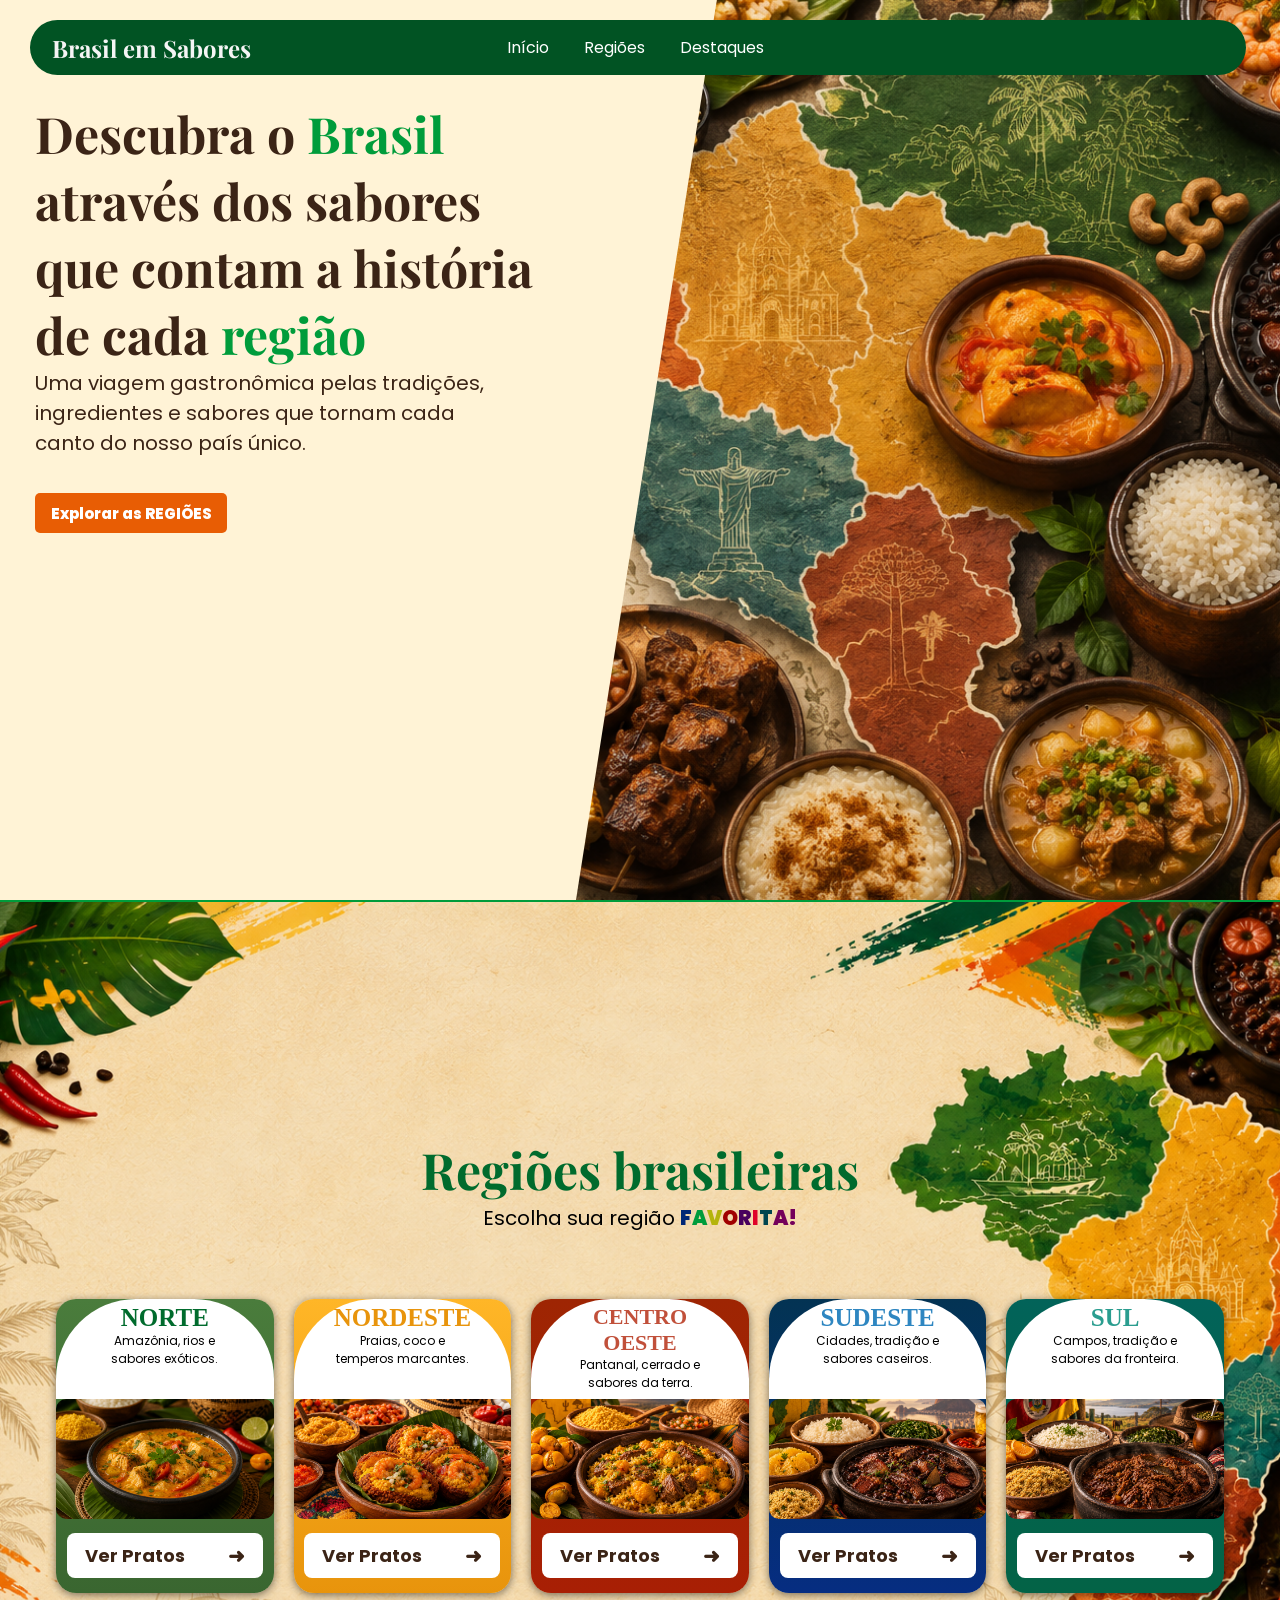
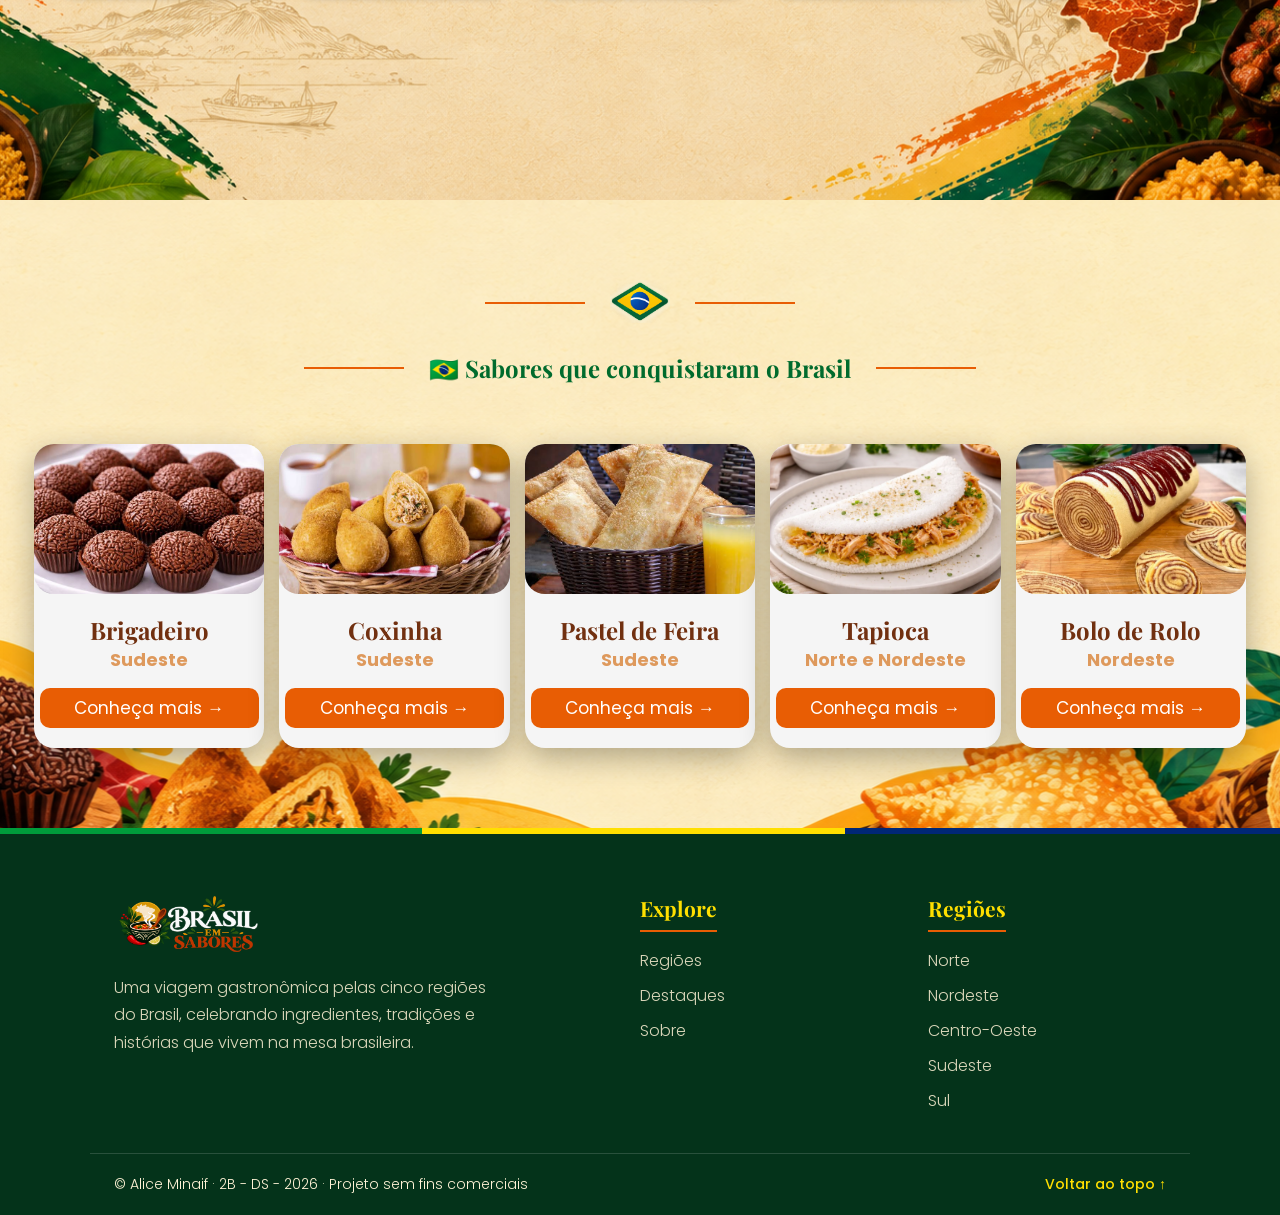
<file: index.html>
<!DOCTYPE html>
<html lang="pt-br">
<head>
    <meta charset="UTF-8">
    <meta name="viewport" content="width=device-width, initial-scale=1.0">
    <title>Brasil em Sabores</title>
    <link rel="stylesheet" href="css/style.css">
    <link rel="preconnect" href="https://fonts.googleapis.com">
    <link rel="preconnect" href="https://fonts.gstatic.com" crossorigin>
    <link href="https://fonts.googleapis.com/css2?family=Playfair+Display:wght@400;500;600;700&family=Poppins:wght@300;400;500;600&display=swap" rel="stylesheet">
</head>
<body>
    <header class="cabecalho" id="topo">
        <div class="logo-header">
            <h1>Brasil em Sabores</h1>
        </div>
        <div class="menu-meio">
            <nav class="menu">
            <a href="index.html">Início</a>
            <a href="#cardapio">Regiões</a>
            <a href="#famosas">Destaques</a>
        </nav>
        </div>
    </header>

    <main>
        <section class="destaque">
            <div class="texto-destaque">
                <h1>Descubra o <span class="verde">Brasil</span> através dos sabores que contam a história de cada <span class="verde">região</span></h1>
                <p>Uma viagem gastronômica pelas tradições, <br>ingredientes e sabores que tornam cada <br>canto do nosso país único.</p>
            </div>
            <div class="botoes">
                <a href="#cardapio">
                    <button class="bt-menu">Explorar as REGIÕES</button>
                </a>
            </div>
            <div class="destaque-img"></div>
        </section>

        <section id="cardapio">
            <div class="texto-cardapio">
                <h1>Regiões brasileiras</h1>
                <p>Escolha sua região <span class="f">F</span><span class="a">A</span><span class="v">V</span><span class="o">O</span><span class="r">R</span><span class="i">I</span><span class="t">T</span><span class="s">A</span><span class="s">!</span></p>
            </div>
            <div class="card-container">
            <div class="card-norte">
                <div class="texto-norte">
                    <h1>NORTE</h1>
                    <p>Amazônia, rios e <br>sabores exóticos.</p>
                </div>
                <figure><img src="assets/card_norte.png" alt=""></figure>
                <a href="pratos_norte.html" class="bt-norte">Ver Pratos <span class="seta">➜</span></a>
            </div>
            <div class="card-nordeste">
                <div class="texto-nordeste">
                    <h1>NORDESTE</h1>
                    <p>Praias, coco e <br>temperos marcantes.</p>
                </div>
                <figure><img src="assets/card_nordeste.png" alt=""></figure>
                <a href="pratos_nordeste.html" class="bt-nordeste">Ver Pratos <span class="seta">➜</span></a>
            </div>
            <div class="card-centro-oeste">
                <div class="texto-centro-oeste">
                    <h1>CENTRO<br>OESTE</h1>
                    <p>Pantanal, cerrado e <br>sabores da terra.</p>
                </div>
                <figure><img src="assets/card-centro-oeste.png" alt=""></figure>
                <a href="pratos_centro-oeste.html" class="bt-centro-oeste">Ver Pratos <span class="seta">➜</span></a>
            </div>
            <div class="card-sudeste">
                <div class="texto-sudeste">
                    <h1>SUDESTE</h1>
                    <p>Cidades, tradição e <br>sabores caseiros.</p>
                </div>
                <figure><img src="assets/card_sudeste.png" alt=""></figure>
                <a href="pratos_sudeste.html" class="bt-sudeste">Ver Pratos <span class="seta">➜</span></a>
            </div>
            <div class="card-sul">
                <div class="texto-sul">
                    <h1>SUL</h1>
                    <p>Campos, tradição e <br>sabores da fronteira.</p>
                </div>
                <figure><img src="assets/card_sul.png" alt=""></figure>
                <a href="pratos_sul.html" class="bt-sul">Ver Pratos <span class="seta">➜</span></a>
            </div>
            </div>
        </section>

        <section id="famosas">
            <div class="icon-famosas">
                <span></span>
                <figure><img src="assets/icon-famosas.png" alt=""></figure>
                <span></span>
            </div>
            <div class="titulo">
                <span></span>
                <h1>🇧🇷 Sabores que conquistaram o Brasil</h1>
                <span></span>
            </div>
            <div class="card-container-famosas">
            <div class="card-famosas">
                <div class="cards">
                    <figure><img src="assets/Brigadeiro.jpg" alt="Brigadeiro"></figure>
                    <h2>Brigadeiro</h2>
                    <h4>Sudeste</h4>
                    <button onclick="abrirModal('modal-brigadeiro')">Conheça mais →</button>
                </div>
            </div>
            <div class="card-famosas">
                <div class="cards">
                    <figure><img src="assets/coxinha.jfif" alt="Coxinha"></figure>
                    <h2>Coxinha</h2>
                    <h4>Sudeste</h4>
                    <button onclick="abrirModal('modal-coxinha')">Conheça mais →</button>
                </div>
            </div>
            <div class="card-famosas">
                <div class="cards">
                    <figure><img src="assets/pastel.jfif" alt="Pastel de Feira"></figure>
                    <h2>Pastel de Feira</h2>
                    <h4>Sudeste</h4>
                    <button onclick="abrirModal('modal-pastel')">Conheça mais →</button>
                </div>
            </div>
            <div class="card-famosas">
                <div class="cards">
                    <figure><img src="assets/tapioca.webp" alt="Tapioca"></figure>
                    <h2>Tapioca</h2>
                    <h4>Norte e Nordeste</h4>
                    <button onclick="abrirModal('modal-tapioca')">Conheça mais →</button>
                </div>
            </div>
            <div class="card-famosas">
                <div class="cards">
                    <figure><img src="assets/Bolo-de-rolo.png.png" alt="Bolo de Rolo"></figure>
                    <h2>Bolo de Rolo</h2>
                    <h4>Nordeste</h4>
                    <button onclick="abrirModal('modal-bolo-de-rolo')">Conheça mais →</button>
                </div>
            </div>
            </div>
        </section>
    </main>

    <footer class="rodape">
        <div class="rodape-faixa"></div>
        <div class="rodape-conteudo">
            <div class="rodape-marca">
                <figure><img src="assets/logo (2).png" alt="Logo Brasil em Sabores"></figure>
                <p>Uma viagem gastronômica pelas cinco regiões do Brasil, celebrando ingredientes, tradições e histórias que vivem na mesa brasileira.</p>
            </div>
            <nav class="rodape-coluna">
                <h3>Explore</h3>
                <a href="#cardapio">Regiões</a>
                <a href="#famosas">Destaques</a>
                <a href="#sobre">Sobre</a>
            </nav>
            <nav class="rodape-coluna">
                <h3>Regiões</h3>
                <a href="pratos_norte.html">Norte</a>
                <a href="pratos_nordeste.html">Nordeste</a>
                <a href="pratos_centro-oeste.html">Centro-Oeste</a>
                <a href="pratos_sudeste.html">Sudeste</a>
                <a href="pratos_sul.html">Sul</a>
            </nav>
        </div>
        <div class="rodape-base">
            <p>© Alice Minaif · 2B - DS - 2026 · Projeto sem fins comerciais</p>
            <a href="index.html" class="rodape-topo">Voltar ao topo ↑</a>
        </div>
    </footer>

    <div class="modal" id="modal-brigadeiro">
        <div class="modal-conteudo">
            <button class="fechar" onclick="fecharModal('modal-brigadeiro')" aria-label="Fechar">×</button>
            <h2>Brigadeiro</h2>
            <span class="modal-regiao">Sudeste</span>
            <h3>Ingredientes</h3>
            <ul>
                <li>1 lata de leite condensado</li>
                <li>1 colher de sopa de manteiga</li>
                <li>3 colheres de sopa de chocolate em pó</li>
                <li>Granulado para finalizar</li>
            </ul>
            <h3>Modo de preparo</h3>
            <ol>
                <li>Misture o leite condensado, a manteiga e o chocolate em uma panela.</li>
                <li>Cozinhe em fogo baixo, mexendo sempre.</li>
                <li>Quando a mistura desgrudar do fundo da panela, desligue.</li>
                <li>Deixe esfriar, faça pequenas bolinhas e passe no granulado.</li>
            </ol>
            <h3>🇧🇷 Importância</h3>
            <p>O brigadeiro se tornou um dos doces mais populares do Brasil e representa a forte tradição de doces e confeitaria do Sudeste. A região possui uma culinária marcada pela mistura de diferentes influências culturais.</p>
        </div>
    </div>

    <div class="modal" id="modal-coxinha">
        <div class="modal-conteudo">
            <button class="fechar" onclick="fecharModal('modal-coxinha')" aria-label="Fechar">×</button>
            <h2>Coxinha</h2>
            <span class="modal-regiao">Sudeste</span>
            <h3>Ingredientes</h3>
            <h4>Massa</h4>
            <ul>
                <li>2 xícaras de farinha de trigo</li>
                <li>2 xícaras de caldo de frango</li>
                <li>1 colher de sopa de manteiga</li>
                <li>Sal a gosto</li>
            </ul>
            <h4>Recheio</h4>
            <ul>
                <li>2 xícaras de frango cozido e desfiado</li>
                <li>1/2 cebola picada</li>
                <li>Tempero a gosto</li>
            </ul>
            <h4>Para empanar</h4>
            <ul>
                <li>1 ovo</li>
                <li>Farinha de rosca</li>
                <li>Óleo para fritar</li>
            </ul>
            <h3>Modo de preparo</h3>
            <ol>
                <li>Aqueça o caldo, a manteiga e o sal.</li>
                <li>Acrescente a farinha de uma vez e mexa até formar uma massa.</li>
                <li>Refogue o frango com a cebola e os temperos.</li>
                <li>Abra pequenas porções da massa, coloque o recheio e modele.</li>
                <li>Passe no ovo e na farinha de rosca.</li>
                <li>Frite até dourar.</li>
            </ol>
            <h3>🇧🇷 Importância</h3>
            <p>A coxinha se tornou um dos salgados mais presentes na alimentação cotidiana brasileira. Sua popularização acompanha a diversidade gastronômica do Sudeste e sua influência na culinária nacional.</p>
        </div>
    </div>

    <div class="modal" id="modal-pastel">
        <div class="modal-conteudo">
            <button class="fechar" onclick="fecharModal('modal-pastel')" aria-label="Fechar">×</button>
            <h2>Pastel de Feira</h2>
            <span class="modal-regiao">Sudeste</span>
            <h3>Ingredientes</h3>
            <ul>
                <li>Massa pronta para pastel</li>
                <li>Carne moída ou outro recheio de sua preferência</li>
                <li>1/2 cebola picada</li>
                <li>Sal e temperos</li>
                <li>Óleo para fritar</li>
            </ul>
            <h3>Modo de preparo</h3>
            <ol>
                <li>Refogue a carne com a cebola e os temperos.</li>
                <li>Coloque o recheio sobre a massa.</li>
                <li>Feche o pastel pressionando as bordas com um garfo.</li>
                <li>Frite em óleo quente até ficar dourado.</li>
                <li>Escorra e sirva.</li>
            </ol>
            <h3>🇧🇷 Importância</h3>
            <p>O pastel tornou-se um dos alimentos mais associados às feiras e à alimentação popular brasileira. É um exemplo de como preparações presentes no Sudeste ganharam espaço em diferentes partes do país.</p>
        </div>
    </div>

    <div class="modal" id="modal-tapioca">
        <div class="modal-conteudo">
            <button class="fechar" onclick="fecharModal('modal-tapioca')" aria-label="Fechar">×</button>
            <h2>Tapioca</h2>
            <span class="modal-regiao">Norte e Nordeste</span>
            <h3>Ingredientes</h3>
            <ul>
                <li>1 xícara de goma de tapioca hidratada</li>
                <li>Uma pitada de sal</li>
                <li>Recheio a gosto: queijo, coco, carne, frango ou outros</li>
            </ul>
            <h3>Modo de preparo</h3>
            <ol>
                <li>Aqueça uma frigideira em fogo médio.</li>
                <li>Espalhe a goma formando uma camada fina.</li>
                <li>Deixe cozinhar até a massa ficar unida.</li>
                <li>Adicione o recheio.</li>
                <li>Dobre ao meio e sirva.</li>
            </ol>
            <h3>🇧🇷 Importância</h3>
            <p>A tapioca tem relação direta com a mandioca e os conhecimentos indígenas, ingredientes e saberes fundamentais da culinária brasileira. A mandioca aparece como elemento importante nas tradições alimentares do Norte e Nordeste.</p>
        </div>
    </div>

    <div class="modal" id="modal-bolo-de-rolo">
        <div class="modal-conteudo">
            <button class="fechar" onclick="fecharModal('modal-bolo-de-rolo')" aria-label="Fechar">×</button>
            <h2>Bolo de Rolo</h2>
            <span class="modal-regiao">Nordeste</span>
            <h3>Ingredientes</h3>
            <ul>
                <li>250 g de manteiga</li>
                <li>250 g de açúcar</li>
                <li>5 ovos</li>
                <li>250 g de farinha de trigo</li>
                <li>300 g de goiabada</li>
                <li>Um pouco de água</li>
            </ul>
            <h3>Modo de preparo</h3>
            <ol>
                <li>Bata a manteiga e o açúcar até formar um creme.</li>
                <li>Acrescente os ovos e misture.</li>
                <li>Adicione a farinha e misture até formar uma massa.</li>
                <li>Espalhe uma camada bem fina em uma assadeira.</li>
                <li>Asse rapidamente.</li>
                <li>Passe uma camada fina de goiabada derretida.</li>
                <li>Enrole a massa cuidadosamente.</li>
                <li>Repita o processo, colocando uma nova camada sobre o rolo até formar várias camadas.</li>
            </ol>
            <h3>🇧🇷 Importância</h3>
            <p>O bolo de rolo é um dos doces mais associados à culinária pernambucana e representa a diversidade cultural da cozinha nordestina, marcada pela influência indígena, africana e portuguesa.</p>
        </div>
    </div>

    <script src="script.js"></script>
</body>
</html>
</file>
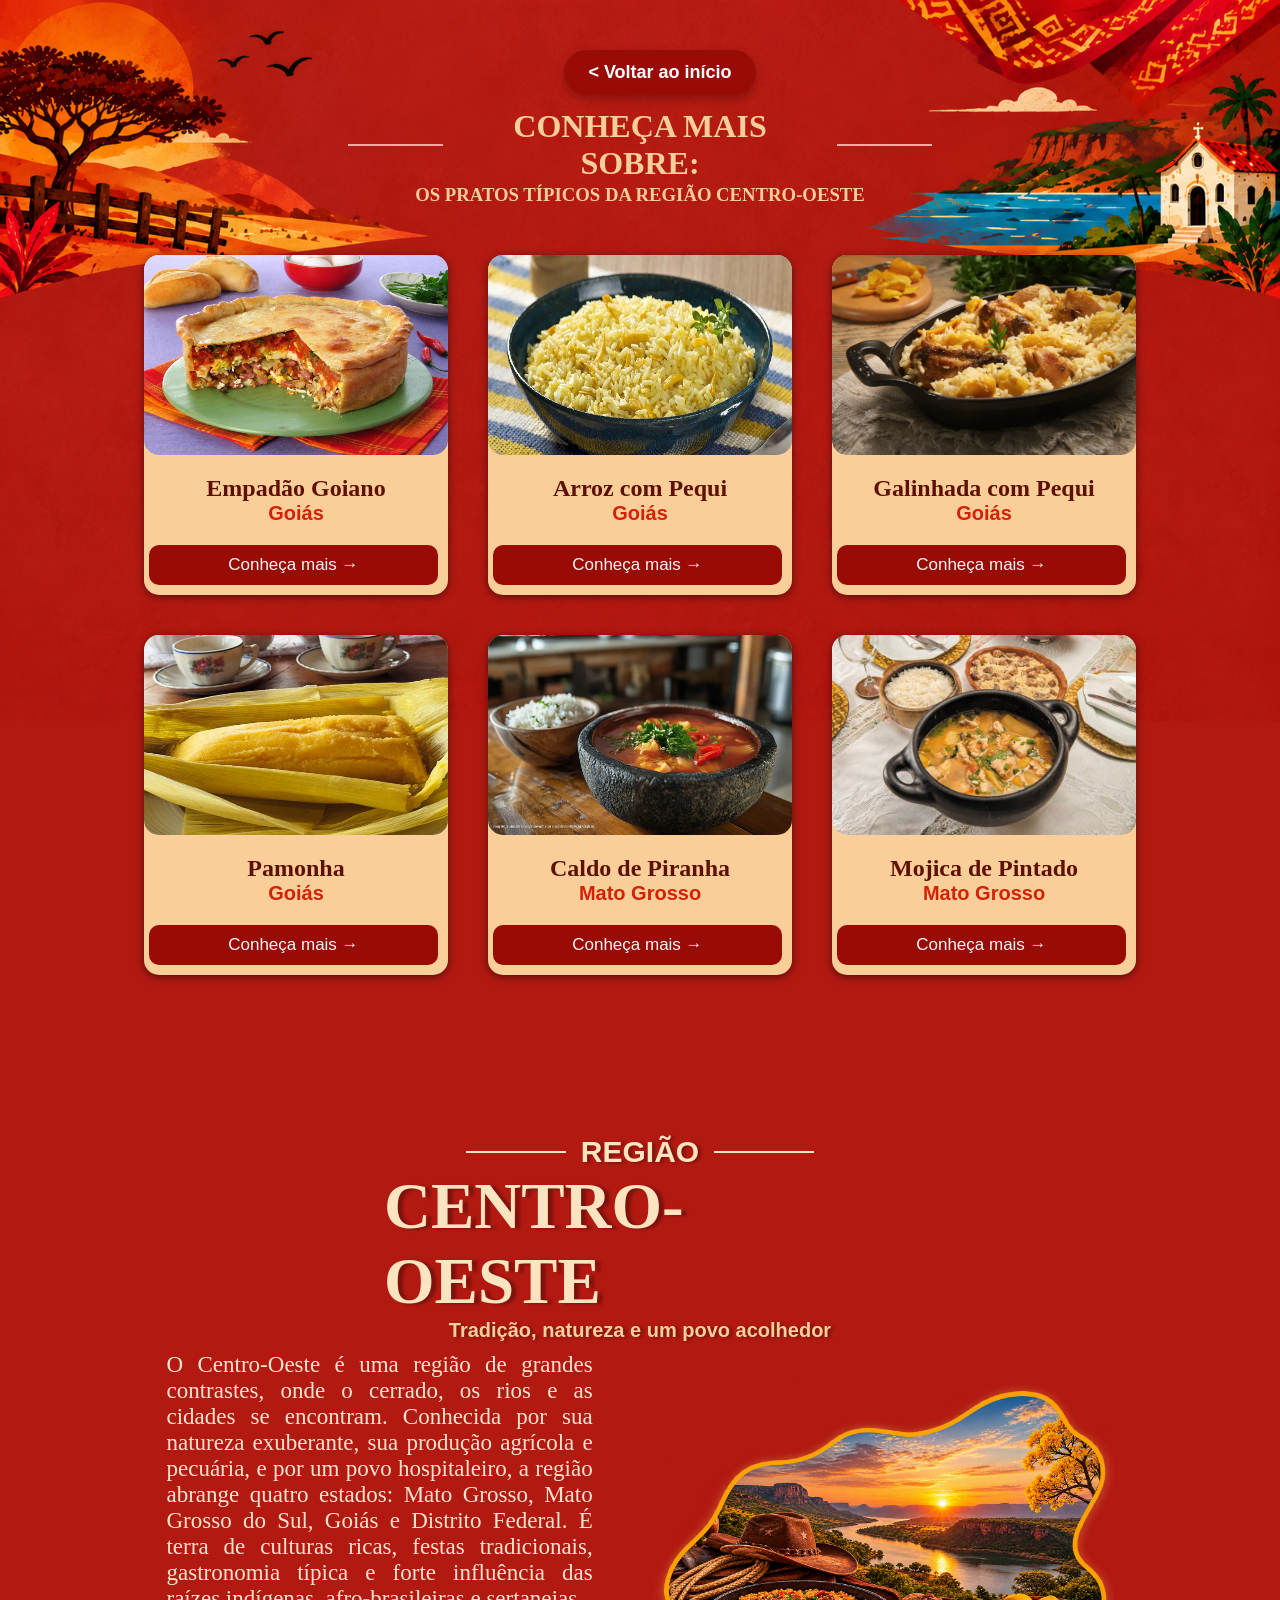
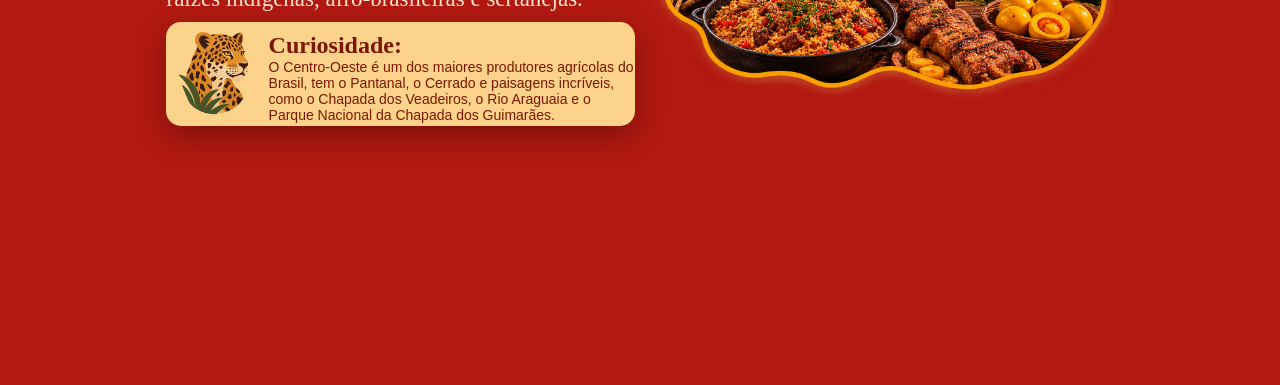
<file: pratos_centro-oeste.html>
<!DOCTYPE html>
<html lang="pt-br">

<head>
    <meta charset="UTF-8">
    <meta name="viewport" content="width=device-width, initial-scale=1.0">
    <title>Brasil em Sabores - Centro-Oeste</title>

    <style>
        * {
            padding: 0;
            margin: 0;
            box-sizing: border-box;
        }

        :root {

            /* CORES PRINCIPAIS */
            --verde-brasil: #009C3B;
            --verde-escuro: #006B2D;
            --amarelo-brasil: #FFDF00;
            --azul-brasil: #002776;

            /* CORES DE DESTAQUE */
            --laranja: #E85D04;

            /* FUNDOS */
            --creme: #FFF3D6;
            --verde-claro: #c0e8ba;

            /* TEXTOS */
            --marrom-escuro: #533420;
            --branco: #FFFFFF;

            /* FONTES */
            --fonte-principal: "Playfair Display", serif;
            --fonte-texto: "Poppins", sans-serif;

        }

        a {
            text-decoration: none;
        }

        body {
            background-color: #B21911;
        }

        .cardapio {
            width: 100%;
            min-height: 100vh;
            display: flex;
            justify-content: center;
            align-items: center;
            flex-direction: column;
            background-image: url(assets/fundo_centro-oeste.png);
            background-position: top center;
            background-repeat: no-repeat;
            background-size: contain;
        }

        .bt-voltar {
            width: auto;
            height: auto;
            padding-left: 40px;
            margin-top: 50px;
        }

        .voltar {
            display: inline-flex;
            align-items: center;
            gap: 8px;
            width: fit-content;
            height: auto;
            padding: 12px 24px;
            border: none;
            border-radius: 30px;
            font-size: 18px;
            font-family: var(--fonte-texto);
            font-weight: 600;
            color: var(--branco);
            background-color: #990B05;
            box-shadow: 0 4px 10px rgba(0, 0, 0, 0.25);
            transition: transform 0.3s ease, background-color 0.3s ease;
        }

        .voltar:hover {
            background-color: red;
            transform: translateX(-4px);
        }

        .titulos {
            width: 80%;
            height: 150px;
            display: flex;
            justify-content: center;
            align-items: center;
            flex-direction: column;
        }

        .titulo {
            width: 60%;
            height: 100px;
            text-align: center;
            display: flex;
            align-items: center;
            justify-content: center;
            flex-direction: row;
        }

        .titulo2 {
            width: 60%;
            height: 50px;
            display: flex;
            justify-content: center;
            align-items: center;
            flex-direction: column;
            padding-bottom: 50px;
        }

        .titulo h1 {
            font-family: var(--fonte-principal);
            color: #FACE98;

        }

        .titulo2 h3 {
            font-family: var(--fonte-principal);
            color: #FACE98;
        }

        .titulo span {
            width: 100px;
            height: 2px;
            background-color: #f1aba2;
            margin: 15px;
        }


        .card-container {
            width: 95%;
            min-height: 340px;
            display: flex;
            flex-direction: row;
            flex-wrap: wrap;
            align-items: center;
            justify-content: center;
            gap: 40px;
            margin-bottom: 10px;
            margin-top: 10px;
        }

        .cards {
            width: 25%;
            height: 340px;
            border-radius: 15px;
            background-color: #FACE98;
            box-shadow: 0 2px 8px rgba(0, 0, 0, 0.50);
            transition: transform 0.3s ease, box-shadow 0.3s ease;
        }

        .cards:hover {
            transform: translateY(-8px);
            box-shadow: 0 8px 20px rgba(0, 0, 0, 0.12);
            box-shadow: 0 6px 8px rgba(0, 0, 0, 0.50);
        }

        .cards figure {
            width: 100%;
            height: 200px;
            border-radius: 15px;
            overflow: hidden;
        }

        .cards figure img {
            width: 100%;
            height: 100%;

        }

        .cards h2 {
            font-family: var(--fonte-principal);
            color: #5F1005;
            padding-top: 20px;
            text-align: center;

        }

        .cards h3 {
            font-family: var(--fonte-texto);
            color: #D52109;
            font-size: 20px;
            text-align: center;
        }


        .cards button {
            margin-left: 5px;
            background-color: #990B05;
            width: 95%;
            border-radius: 10px;
            height: 40px;
            margin-top: 20px;
            border: none;
            color: whitesmoke;
            transition: transform 0.3s ease;
            cursor: pointer;
            font-family: var(--fonte-texto);
            font-size: 17px;



        }

        .cards button:hover {
            transform: scale(0.97);

        }

        .modal {
            display: none;
            position: fixed;
            top: 0;
            left: 0;

            width: 100%;
            height: 100%;

            background-color: rgba(0, 0, 0, 0.6);

            justify-content: center;
            align-items: center;

            z-index: 1000;
        }

        .modal-conteudo {
            background-color: rgb(226, 64, 35);

            width: 600px;
            max-width: 80%;
            max-height: 80vh;
            overflow-y: auto;

            padding: 40px;

            border-radius: 20px;

            position: relative;

            box-shadow: 0 10px 30px rgba(0, 0, 0, 0.3);
        }

        .modal-conteudo h2 {
            color: rgb(255, 208, 194);
            font-family: var(--fonte-principal);
            margin-bottom: 10px;
        }

        /* Hierarquia: os subtítulos (Ingredientes / Modo de preparo)
           ficam maiores do que o conteúdo dentro deles */
        .modal-conteudo h3 {
            color: #FFD0C2;
            font-family: var(--fonte-texto);
            font-weight: 700;
            font-size: 20px;
            margin-top: 18px;
            margin-bottom: 8px;
        }

        .modal-conteudo p {
            color: #ffbd9c;
            line-height: 1.6;
            font-family: var(--fonte-texto);
            font-size: 15px;
        }

        .modal-conteudo ul,
        .modal-conteudo ol {
            padding-left: 22px;
            margin-bottom: 10px;
        }

        .modal-conteudo ul li,
        .modal-conteudo ol li {
            color: #ffbd9c;
            line-height: 1.6;
            font-family: var(--fonte-texto);
            font-size: 15px;
            margin-bottom: 4px;
        }

        .modal-conteudo .importancia {
            margin-top: 15px;
        }

        .modal-conteudo .importancia strong {
            color: #FFD0C2;
        }

        .fechar {
            position: absolute;

            top: 15px;
            right: 20px;

            border: none;
            background: none;

            font-size: 30px;

            cursor: pointer;

            color: #4B2E2B;
        }

        .sobre {
            width: 100%;
            min-height: 100vh;
            display: flex;
            flex-direction: column;
            align-items: center;
            margin-top: 100px;
        }

        .titulo-sobre {
            width: 40%;
            height: 5%;
            display: flex;
            justify-content: center;
            align-items: center;
            flex-direction: row;
            margin-top: 50px;
        }

        .titulo-sobre h3 {
            font-family: var(--fonte-texto);
            color: #FBE4BF;
            font-size: 30px;
            text-shadow: 3px 1px 3px rgba(0, 0, 0, 0.3);
        }

        .titulo-sobre span {
            width: 100px;
            height: 2px;
            background-color: #FBE4BF;
            margin: 15px;
        }

        .titulo-sobre2 {
            width: 40%;
            height: 15%;
            display: flex;
            justify-content: center;
            align-items: center;
            flex-direction: column;
        }

        .titulo-sobre2 h1 {
            font-family: var(--fonte-principal);
            color: #FBE4BF;
            font-size: 65px;
            text-shadow: 5px 1px 3px rgba(0, 0, 0, 0.3);
        }

        .titulo-sobre2 h4 {
            font-family: var(--fonte-texto);
            color: #F6CF99;
            font-size: 20px;
            text-shadow: 3px 1px 3px rgba(0, 0, 0, 0.3);
        }

        .sobre-linha {
            display: flex;
            align-items: center;
            justify-content: center;
            gap: 40px;
            width: 90%;
            margin-top: 10px;
        }

        .sobre-conteudo-wrapper {
            display: flex;
            flex-direction: column;
            width: 37%;
        }

        .conteudo-sobre {
            width: 100%;
            margin-top: 0;
        }

        .conteudo-sobre p {
            font-size: 23px;
            font-family: var(--fonte-principal);
            color: #FFE3CF;
            text-align: justify;
        }

        .box-sobre {
            width: 110%;
            height: 25%;
            margin-top: 10px;
            background-color: #FBD38A;
            border-radius: 15px;
            display: flex;
            flex-wrap: nowrap;
            box-shadow: 0 10px 30px rgba(0, 0, 0, 0.3);
        }

        .box-sobre-ft {
            width: 79%;
            height: 100%;
        }

        .box-sobre-ft figure {
            width: 100%;
            height: 100%;
        }

        .box-sobre-ft figure img {
            width: 100%;
            height: 100%;
        }

        .box-sobre-texto h2 {
            font-family: var(--fonte-principal);
            color: #7B1605;
            padding-top: 10px;
        }

        .box-sobre-texto p {
            font-family: var(--fonte-texto);
            color: #7B1605;
            font-size: 14px;
        }

        .img-sobre {
            width: 40%;
            margin-left: 20px;
        }

        .img-sobre figure {
            width: 100%;
        }

        .img-sobre figure img {
            width: 100%;
            height: auto;
            display: block;
        }
    </style>
</head>

<body>

    <div class="cardapio">
        <div class="bt-voltar">
            <a href="index.html" class="voltar">
                < Voltar ao início </a>

        </div>
        <div class="titulos">


            <div class="titulo">
                <span></span>
                <h1>CONHEÇA MAIS SOBRE:</h1>
                <span></span>
            </div>
            <div class="titulo2">

                <h3>OS PRATOS TÍPICOS DA REGIÃO CENTRO-OESTE</h3>
            </div>
        </div>
        <div class="card-container">
            <div class="cards">
                <figure><img src="assets/Empadão Goiano.jpg" alt=""></figure>
                <h2>Empadão Goiano</h2>
                <h3>Goiás</h3>
                <button onclick="abrirModal('modalTacaca1')">Conheça mais →</button>
            </div>
            <div class="modal" id="modalTacaca1">
                <div class="modal-conteudo">
                    <button class="fechar" onclick="fecharModal('modalTacaca1')">x</button>
                    <h2>Empadão Goiano</h2>

                    <h3>Ingredientes</h3>
                    <ul>
                        <li>Farinha de trigo</li>
                        <li>Ovos</li>
                        <li>Manteiga</li>
                        <li>Frango</li>
                        <li>Linguiça</li>
                        <li>Queijo</li>
                        <li>Azeitona</li>
                        <li>Guariroba</li>
                    </ul>

                    <h3>Modo de preparo</h3>
                    <ol>
                        <li>Prepare uma massa com farinha, manteiga e ovos.</li>
                        <li>Refogue o frango e a linguiça.</li>
                        <li>Acrescente queijo, azeitona e guariroba.</li>
                        <li>Coloque o recheio na massa.</li>
                        <li>Cubra e asse até dourar.</li>
                    </ol>

                    <p class="importancia"><strong>Importância:</strong> O empadão é um dos símbolos da culinária
                        goiana e possui forte presença na cultura e nas cidades históricas de Goiás.</p>
                </div>
            </div>

            <div class="cards">
                <figure><img src="assets/Arroz com Pequi.jpg" alt=""></figure>
                <h2>Arroz com Pequi</h2>
                <h3>Goiás</h3>
                <button onclick="abrirModal('modalPato')">Conheça mais →</button>
            </div>
            <div class="modal" id="modalPato">
                <div class="modal-conteudo">
                    <button class="fechar" onclick="fecharModal('modalPato')">x</button>
                    <h2>Arroz com Pequi</h2>

                    <h3>Ingredientes</h3>
                    <ul>
                        <li>Arroz</li>
                        <li>Pequi</li>
                        <li>Alho</li>
                        <li>Cebola</li>
                        <li>Óleo</li>
                        <li>Sal</li>
                        <li>Água</li>
                    </ul>

                    <h3>Modo de preparo</h3>
                    <ol>
                        <li>Refogue alho, cebola e pequi.</li>
                        <li>Acrescente o arroz.</li>
                        <li>Cubra com água.</li>
                        <li>Cozinhe até o arroz ficar macio.</li>
                        <li>Retire os caroços do pequi com cuidado ao comer.</li>
                    </ol>

                    <p class="importancia"><strong>Importância:</strong> O pequi é característico do Cerrado e
                        possui grande importância cultural em Goiás. O prato representa a relação entre a culinária
                        goiana e os produtos do bioma.</p>
                </div>
            </div>

            <div class="cards">
                <figure><img src="assets/Galinhada com Pequi.avif" alt=""></figure>
                <h2>Galinhada com Pequi</h2>
                <h3>Goiás</h3>
                <button onclick="abrirModal('modalTacaca2')">Conheça mais →</button>
            </div>
            <div class="modal" id="modalTacaca2">
                <div class="modal-conteudo">
                    <button class="fechar" onclick="fecharModal('modalTacaca2')">x</button>
                    <h2>Galinhada com Pequi</h2>

                    <h3>Ingredientes</h3>
                    <ul>
                        <li>Frango</li>
                        <li>Arroz</li>
                        <li>Pequi</li>
                        <li>Alho</li>
                        <li>Cebola</li>
                        <li>Açafrão</li>
                        <li>Sal e pimenta</li>
                    </ul>

                    <h3>Modo de preparo</h3>
                    <ol>
                        <li>Tempere e doure o frango.</li>
                        <li>Refogue com alho e cebola.</li>
                        <li>Acrescente o pequi e o arroz.</li>
                        <li>Cubra com água.</li>
                        <li>Cozinhe até o arroz ficar macio.</li>
                    </ol>

                    <p class="importancia"><strong>Importância:</strong> A galinhada ganhou uma identidade própria
                        em Goiás com a presença do pequi, tornando-se uma representação da culinária rural e dos
                        ingredientes do Cerrado.</p>
                </div>
            </div>

            <div class="cards">
                <figure><img src="assets/Pamonha.jpg" alt=""></figure>
                <h2>Pamonha</h2>
                <h3>Goiás</h3>
                <button onclick="abrirModal('modalTacaca3')">Conheça mais →</button>
            </div>
            <div class="modal" id="modalTacaca3">
                <div class="modal-conteudo">
                    <button class="fechar" onclick="fecharModal('modalTacaca3')">x</button>
                    <h2>Pamonha</h2>

                    <h3>Ingredientes</h3>
                    <ul>
                        <li>Milho verde</li>
                        <li>Açúcar ou sal</li>
                        <li>Leite</li>
                        <li>Queijo, opcional</li>
                        <li>Palhas do milho</li>
                    </ul>

                    <h3>Modo de preparo</h3>
                    <ol>
                        <li>Retire os grãos das espigas.</li>
                        <li>Bata ou rale o milho.</li>
                        <li>Misture com os demais ingredientes.</li>
                        <li>Coloque a massa nas palhas.</li>
                        <li>Amarre e cozinhe em água fervente.</li>
                    </ol>

                    <p class="importancia"><strong>Importância:</strong> A pamonha está relacionada a conhecimentos
                        indígenas e se tornou muito importante na cultura rural de Goiás. O nome é associado ao tupi
                        pamunã.</p>
                </div>
            </div>

            <div class="cards">
                <figure><img src="assets/Caldo de Piranha.webp" alt=""></figure>
                <h2>Caldo de Piranha</h2>
                <h3>Mato Grosso</h3>
                <button onclick="abrirModal('modalTacaca4')">Conheça mais →</button>
            </div>
            <div class="modal" id="modalTacaca4">
                <div class="modal-conteudo">
                    <button class="fechar" onclick="fecharModal('modalTacaca4')">x</button>
                    <h2>Caldo de Piranha</h2>

                    <h3>Ingredientes</h3>
                    <ul>
                        <li>Piranha limpa</li>
                        <li>Tomate</li>
                        <li>Cebola</li>
                        <li>Alho</li>
                        <li>Pimentão</li>
                        <li>Cheiro-verde</li>
                        <li>Água</li>
                        <li>Sal e pimenta</li>
                    </ul>

                    <h3>Modo de preparo</h3>
                    <ol>
                        <li>Cozinhe a piranha em água com os temperos.</li>
                        <li>Retire o peixe e desfie a carne.</li>
                        <li>Coe o caldo para retirar as espinhas.</li>
                        <li>Volte a carne ao caldo.</li>
                        <li>Cozinhe por mais alguns minutos e sirva quente.</li>
                    </ol>

                    <p class="importancia"><strong>Importância:</strong> O caldo está ligado à presença dos rios e
                        do Pantanal na alimentação regional. O consumo de peixes de água doce é uma característica
                        marcante do Centro-Oeste.</p>
                </div>
            </div>

            <div class="cards">
                <figure><img src="assets/Mojica de Pintado.jpg" alt=""></figure>
                <h2>Mojica de Pintado</h2>
                <h3>Mato Grosso</h3>
                <button onclick="abrirModal('modalTacaca5')">Conheça mais →</button>
            </div>
            <div class="modal" id="modalTacaca5">
                <div class="modal-conteudo">
                    <button class="fechar" onclick="fecharModal('modalTacaca5')">x</button>
                    <h2>Mojica de Pintado</h2>

                    <h3>Ingredientes</h3>
                    <ul>
                        <li>Pintado</li>
                        <li>Mandioca</li>
                        <li>Tomate</li>
                        <li>Cebola</li>
                        <li>Alho</li>
                        <li>Pimentão</li>
                        <li>Cheiro-verde</li>
                    </ul>

                    <h3>Modo de preparo</h3>
                    <ol>
                        <li>Corte o peixe e a mandioca.</li>
                        <li>Refogue os temperos.</li>
                        <li>Acrescente a mandioca e água.</li>
                        <li>Quando estiver quase macia, coloque o peixe.</li>
                        <li>Cozinhe até tudo ficar macio.</li>
                    </ol>

                    <p class="importancia"><strong>Importância:</strong> A mojica representa a relação entre os
                        peixes dos rios e a mandioca, dois elementos importantes da alimentação tradicional do
                        Centro-Oeste.</p>
                </div>
            </div>
        </div>
    </div>

    <div class="sobre">
        <div class="titulo-sobre">
            <span></span>
            <h3>REGIÃO</h3>
            <span></span>
        </div>
        <div class="titulo-sobre2">
            <h1>CENTRO-OESTE</h1>
            <h4>Tradição, natureza e um povo acolhedor
</h4>
        </div>

        <div class="sobre-linha">
            <div class="sobre-conteudo-wrapper">
                <div class="conteudo-sobre">
                    <p>
                        O Centro-Oeste é uma região de grandes contrastes, onde o cerrado, os rios e as cidades se encontram. Conhecida por sua natureza exuberante, sua produção agrícola e pecuária, e por um povo hospitaleiro, a região abrange quatro estados: Mato Grosso, Mato Grosso do Sul, Goiás e Distrito Federal. É terra de culturas ricas, festas tradicionais, gastronomia típica e forte influência das raízes indígenas, afro-brasileiras e sertanejas.

                    </p>
                </div>

                <div class="box-sobre">
                    <div class="box-sobre-ft">
                        <figure>
                            <img src="assets/box-sobre-centro-oeste.png" alt="">
                        </figure>
                    </div>
                    <div class="box-sobre-texto">
                        <h2>Curiosidade:</h2>
                        <p>O Centro-Oeste é um dos maiores produtores agrícolas do Brasil, tem o Pantanal, o Cerrado e paisagens incríveis, como o Chapada dos Veadeiros, o Rio Araguaia e o Parque Nacional da Chapada dos Guimarães.</p>
                    </div>
                </div>
            </div>

            <div class="img-sobre">
                <figure>
                    <img src="assets/img-box-sobre-centro.png" alt="">
                </figure>
            </div>
        </div>
    </div>


    </div>

    <footer>

    </footer>

    <script src="script-regioes.js"></script>
</body>

</html>
</file>
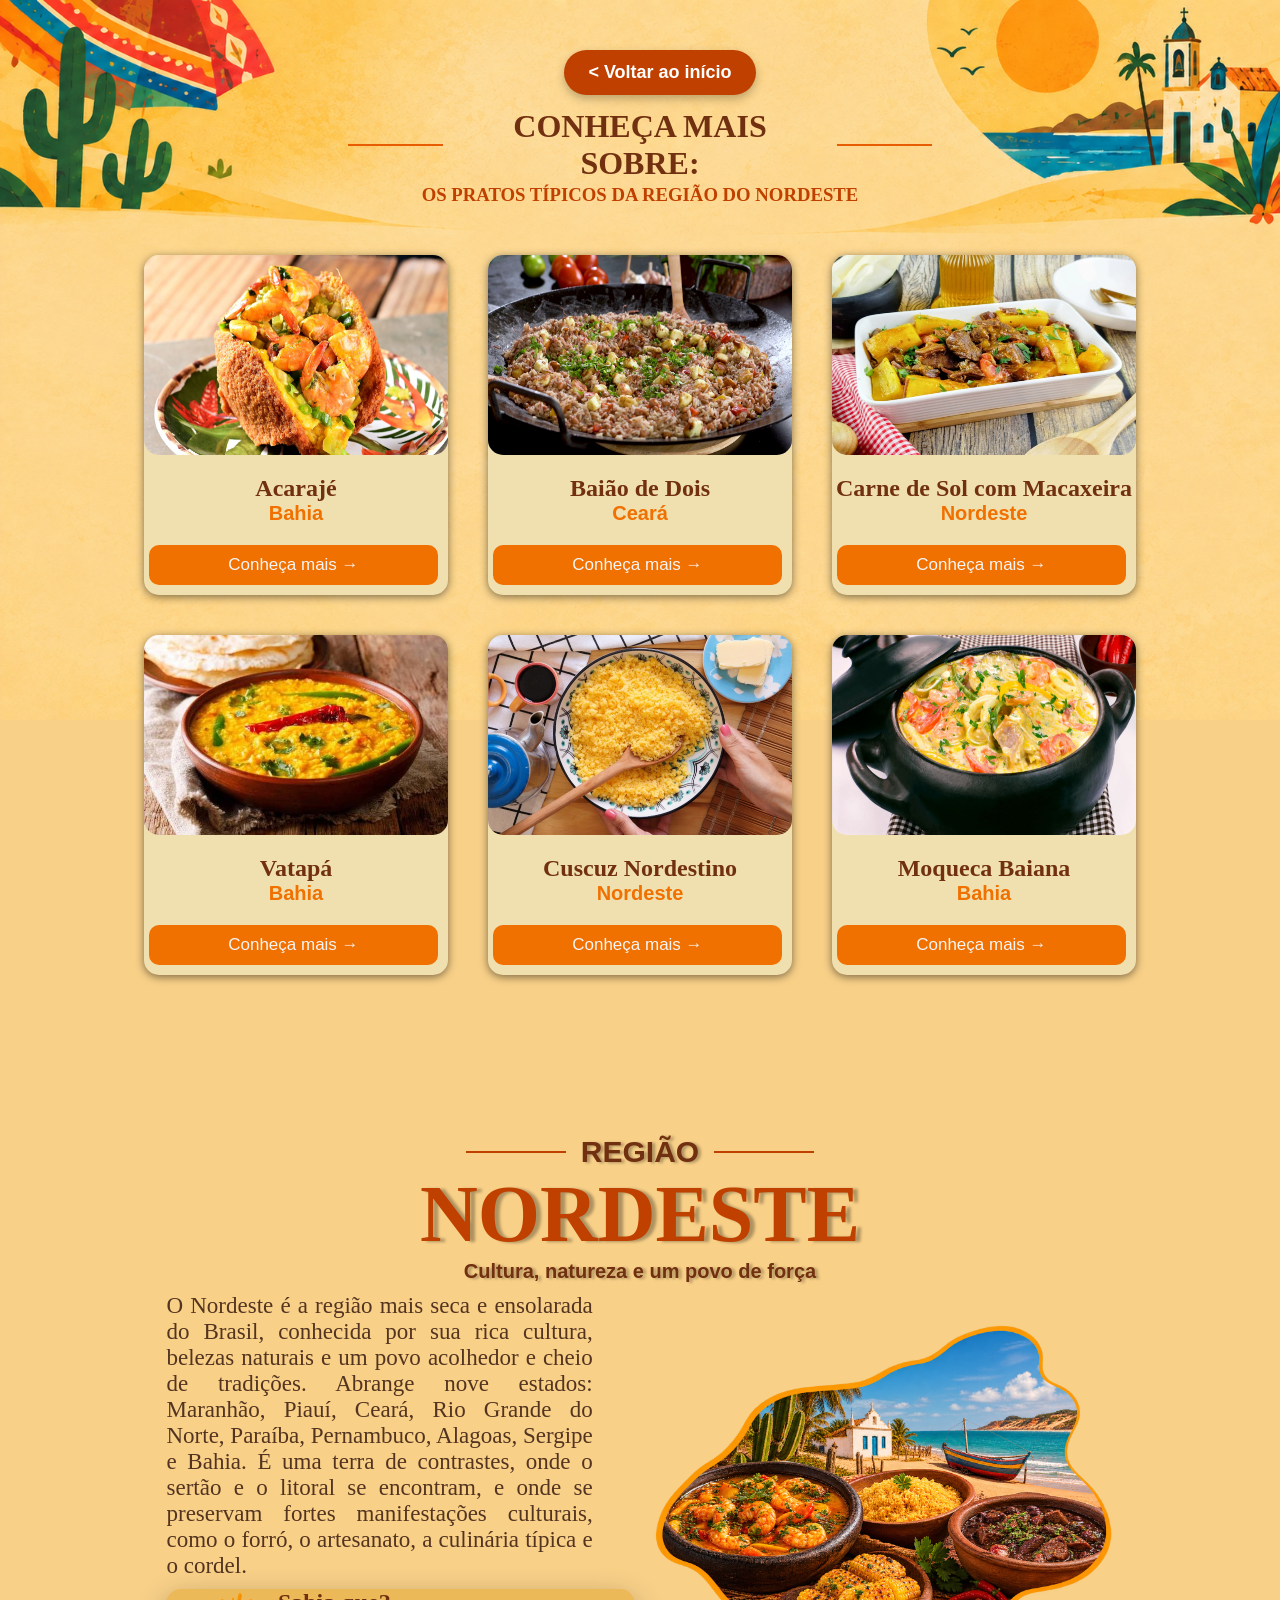
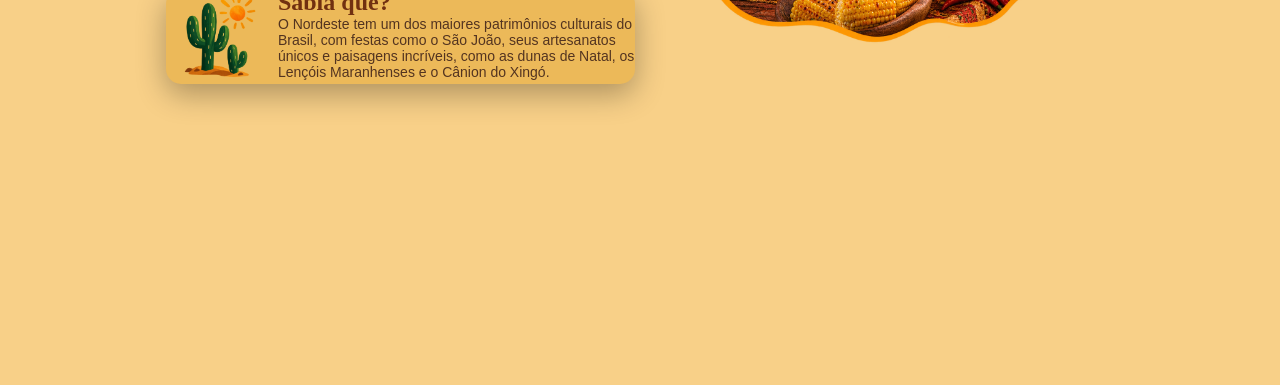
<file: pratos_nordeste.html>
<!DOCTYPE html>
<html lang="pt-br">

<head>
    <meta charset="UTF-8">
    <meta name="viewport" content="width=device-width, initial-scale=1.0">
    <title>Brasil em Sabores - Nordeste</title>

    <style>
        * {
            padding: 0;
            margin: 0;
            box-sizing: border-box;
        }

        :root {

            /* CORES PRINCIPAIS */
            --verde-brasil: #009C3B;
            --verde-escuro: #006B2D;
            --amarelo-brasil: #FFDF00;
            --azul-brasil: #002776;

            /* CORES DE DESTAQUE */
            --laranja: #E85D04;

            /* FUNDOS */
            --creme: #FFF3D6;
            --verde-claro: #c0e8ba;

            /* TEXTOS */
            --marrom-escuro: #533420;
            --branco: #FFFFFF;

            /* FONTES */
            --fonte-principal: "Playfair Display", serif;
            --fonte-texto: "Poppins", sans-serif;

        }

        a {
            text-decoration: none;
        }

        body {
            background-color: #F8D088;
        }

        .cardapio {
            width: 100%;
            min-height: 100vh;
            display: flex;
            justify-content: center;
            align-items: center;
            flex-direction: column;
            background-image: url(assets/fundo_nordeste.png);
            background-position: top center;
            background-repeat: no-repeat;
            background-size: contain;
        }

        .bt-voltar {
            width: auto;
            height: auto;
            padding-left: 40px;
            margin-top: 50px;
        }

        .voltar {
            display: inline-flex;
            align-items: center;
            gap: 8px;
            width: fit-content;
            height: auto;
            padding: 12px 24px;
            border: none;
            border-radius: 30px;
            font-size: 18px;
            font-family: var(--fonte-texto);
            font-weight: 600;
            color: var(--branco);
            background-color: #C04000;
            box-shadow: 0 4px 10px rgba(0, 0, 0, 0.25);
            transition: transform 0.3s ease, background-color 0.3s ease;
        }

        .voltar:hover {
            background-color: var(--laranja);
            transform: translateX(-4px);
        }

        .titulos {
            width: 80%;
            height: 150px;
            display: flex;
            justify-content: center;
            align-items: center;
            flex-direction: column;
        }

        .titulo {
            width: 60%;
            height: 100px;
            text-align: center;
            display: flex;
            align-items: center;
            justify-content: center;
            flex-direction: row;
        }

        .titulo2 {
            width: 60%;
            height: 50px;
            display: flex;
            justify-content: center;
            align-items: center;
            flex-direction: column;
            padding-bottom: 50px;
        }

        .titulo h1 {
            font-family: var(--fonte-principal);
            color: #713010;

        }

        .titulo2 h3 {
            font-family: var(--fonte-principal);
            color: #C04000;
        }

        .titulo span {
            width: 100px;
            height: 2px;
            background-color: var(--laranja);
            margin: 15px;
        }


        .card-container {
            width: 95%;
            min-height: 340px;
            display: flex;
            flex-direction: row;
            flex-wrap: wrap;
            align-items: center;
            justify-content: center;
            gap: 40px;
            margin-bottom: 10px;
            margin-top: 10px;
        }

        .cards {
            width: 25%;
            height: 340px;
            border-radius: 15px;
            background-color: #F0E0B0;
            box-shadow: 0 2px 8px rgba(0, 0, 0, 0.50);
            transition: transform 0.3s ease, box-shadow 0.3s ease;
        }

        .cards:hover {
            transform: translateY(-8px);
            box-shadow: 0 8px 20px rgba(0, 0, 0, 0.12);
            box-shadow: 0 6px 8px rgba(0, 0, 0, 0.50);
        }

        .cards figure {
            width: 100%;
            height: 200px;
            border-radius: 15px;
            overflow: hidden;
        }

        .cards figure img {
            width: 100%;
            height: 100%;

        }

        .cards h2 {
            font-family: var(--fonte-principal);
            color: #713010;
            padding-top: 20px;
            text-align: center;

        }

        .cards h3 {
            font-family: var(--fonte-texto);
            color: #F07000;
            font-size: 20px;
            text-align: center;
        }


        .cards button {
            margin-left: 5px;
            background-color: #F07000;
            width: 95%;
            border-radius: 10px;
            height: 40px;
            margin-top: 20px;
            border: none;
            color: whitesmoke;
            transition: transform 0.3s ease;
            cursor: pointer;
            font-family: var(--fonte-texto);
            font-size: 17px;



        }

        .cards button:hover {
            transform: scale(0.97);

        }

        .modal {
            display: none;
            position: fixed;
            top: 0;
            left: 0;

            width: 100%;
            height: 100%;

            background-color: rgba(0, 0, 0, 0.6);

            justify-content: center;
            align-items: center;

            z-index: 1000;
        }

        .modal-conteudo {
            background-color: rgb(240, 194, 108);

            width: 600px;
            max-width: 80%;
            max-height: 80vh;
            overflow-y: auto;

            padding: 40px;

            border-radius: 20px;

            position: relative;

            box-shadow: 0 10px 30px rgba(0, 0, 0, 0.3);
        }

        .modal-conteudo h2 {
            color: var(--marrom-escuro);
            font-family: var(--fonte-principal);
            margin-bottom: 10px;
        }

        /* Hierarquia: os subtítulos (Ingredientes / Modo de preparo)
           ficam maiores do que o conteúdo dentro deles */
        .modal-conteudo h3 {
            color: #C04000;
            font-family: var(--fonte-texto);
            font-weight: 700;
            font-size: 20px;
            margin-top: 18px;
            margin-bottom: 8px;
        }

        .modal-conteudo p {
            color: #713010;
            line-height: 1.6;
            font-family: var(--fonte-texto);
            font-size: 15px;
        }

        .modal-conteudo ul,
        .modal-conteudo ol {
            padding-left: 22px;
            margin-bottom: 10px;
        }

        .modal-conteudo ul li,
        .modal-conteudo ol li {
            color: #713010;
            line-height: 1.6;
            font-family: var(--fonte-texto);
            font-size: 15px;
            margin-bottom: 4px;
        }

        .modal-conteudo .importancia {
            margin-top: 15px;
        }

        .modal-conteudo .importancia strong {
            color: #C04000;
        }

        .fechar {
            position: absolute;

            top: 15px;
            right: 20px;

            border: none;
            background: none;

            font-size: 30px;

            cursor: pointer;

            color: #4B2E2B;
        }

        .sobre {
            width: 100%;
            min-height: 100vh;
            display: flex;
            flex-direction: column;
            align-items: center;
            margin-top: 100px;
        }

        .titulo-sobre {
            width: 40%;
            height: 5%;
            display: flex;
            justify-content: center;
            align-items: center;
            flex-direction: row;
            margin-top: 50px;
        }

        .titulo-sobre h3 {
            font-family: var(--fonte-texto);
            color: #713010;
            font-size: 30px;
            text-shadow: 3px 1px 3px rgba(0, 0, 0, 0.3);
        }

        .titulo-sobre span {
            width: 100px;
            height: 2px;
            background-color: #C04000;
            margin: 15px;
        }

        .titulo-sobre2 {
            width: 40%;
            height: 15%;
            display: flex;
            justify-content: center;
            align-items: center;
            flex-direction: column;
        }

        .titulo-sobre2 h1 {
            font-family: var(--fonte-principal);
            color: #C04000;
            font-size: 80px;
            text-shadow: 5px 1px 3px rgba(0, 0, 0, 0.3);
        }

        .titulo-sobre2 h4 {
            font-family: var(--fonte-texto);
            color: #713010;
            font-size: 20px;
            text-shadow: 3px 1px 3px rgba(0, 0, 0, 0.3);
        }

        .sobre-linha {
            display: flex;
            align-items: center;
            justify-content: center;
            gap: 40px;
            width: 90%;
            margin-top: 10px;
        }

        .sobre-conteudo-wrapper {
            display: flex;
            flex-direction: column;
            width: 37%;
        }

        .conteudo-sobre {
            width: 100%;
            margin-top: 0;
        }

        .conteudo-sobre p {
            font-size: 23px;
            font-family: var(--fonte-principal);
            color: var(--marrom-escuro);
            text-align: justify;
        }

        .box-sobre {
            width: 110%;
            height: 25%;
            margin-top: 10px;
            background-color: rgb(236, 185, 89);
            border-radius: 15px;
            display: flex;
            flex-wrap: nowrap;
            box-shadow: 0 10px 30px rgba(0, 0, 0, 0.3);
        }

        .box-sobre-ft {
            width: 79%;
            height: 100%;
        }

        .box-sobre-ft figure {
            width: 100%;
            height: 100%;
        }

        .box-sobre-ft figure img {
            width: 100%;
            height: 100%;
        }

        .box-sobre-texto h2 {
            font-family: var(--fonte-principal);
            color: #713010;
            padding-left: 10px;
        }

        .box-sobre-texto p {
            font-family: var(--fonte-texto);
            color: var(--marrom-escuro);
            font-size: 14px;
            padding-left: 10px;
        }

        .img-sobre {
            width: 40%;
            margin-left: 20px;
        }

        .img-sobre figure {
            width: 100%;
        }

        .img-sobre figure img {
            width: 100%;
            height: auto;
            display: block;
        }
    </style>
</head>

<body>

    <div class="cardapio">
        <div class="bt-voltar">
            <a href="index.html" class="voltar">
                < Voltar ao início </a>

        </div>
        <div class="titulos">


            <div class="titulo">
                <span></span>
                <h1>CONHEÇA MAIS SOBRE:</h1>
                <span></span>
            </div>
            <div class="titulo2">

                <h3>OS PRATOS TÍPICOS DA REGIÃO DO <span class="verde"></span> NORDESTE</h3>
            </div>
        </div>
        <div class="card-container">
            <div class="cards">
                <figure><img src="assets/acaraje.jpg" alt=""></figure>
                <h2>Acarajé</h2>
                <h3>Bahia</h3>
                <button onclick="abrirModal('modalTacaca1')">Conheça mais →</button>
            </div>
            <div class="modal" id="modalTacaca1">
                <div class="modal-conteudo">
                    <button class="fechar" onclick="fecharModal('modalTacaca1')">x</button>
                    <h2>Acarajé</h2>

                    <h3>Ingredientes</h3>
                    <ul>
                        <li>Feijão-fradinho</li>
                        <li>Cebola</li>
                        <li>Sal</li>
                        <li>Azeite de dendê</li>
                        <li>Camarão seco, vatapá e salada para rechear</li>
                    </ul>

                    <h3>Modo de preparo</h3>
                    <ol>
                        <li>Deixe o feijão de molho e retire as cascas.</li>
                        <li>Triture com cebola e sal até formar uma massa.</li>
                        <li>Modele os bolinhos.</li>
                        <li>Frite em azeite de dendê.</li>
                        <li>Abra e recheie.</li>
                    </ol>

                    <p class="importancia"><strong>Importância:</strong> O acarajé possui raízes na África Ocidental
                        e grande importância cultural e religiosa na Bahia. O Ofício das Baianas de Acarajé é
                        Patrimônio Cultural do Brasil desde 2005.</p>
                </div>
            </div>

            <div class="cards">
                <figure><img src="assets/Baião de Dois.jpg" alt=""></figure>
                <h2>Baião de Dois</h2>
                <h3>Ceará</h3>
                <button onclick="abrirModal('modalPato')">Conheça mais →</button>
            </div>
            <div class="modal" id="modalPato">
                <div class="modal-conteudo">
                    <button class="fechar" onclick="fecharModal('modalPato')">x</button>
                    <h2>Baião de Dois</h2>

                    <h3>Ingredientes</h3>
                    <ul>
                        <li>Arroz</li>
                        <li>Feijão</li>
                        <li>Carne-seca</li>
                        <li>Queijo coalho</li>
                        <li>Cebola</li>
                        <li>Alho</li>
                        <li>Manteiga de garrafa</li>
                    </ul>

                    <h3>Modo de preparo</h3>
                    <ol>
                        <li>Cozinhe o feijão.</li>
                        <li>Refogue alho e cebola.</li>
                        <li>Acrescente o arroz e o feijão.</li>
                        <li>Misture a carne-seca.</li>
                        <li>Finalize com queijo coalho e manteiga de garrafa.</li>
                    </ol>

                    <p class="importancia"><strong>Importância:</strong> O baião de dois se tornou símbolo da
                        cozinha sertaneja. A combinação de arroz e feijão representa uma alimentação prática baseada
                        em ingredientes acessíveis.</p>
                </div>
            </div>

            <div class="cards">
                <figure><img src="assets/Carne de Sol com Macaxeira.webp" alt=""></figure>
                <h2>Carne de Sol com Macaxeira</h2>
                <h3>Nordeste</h3>
                <button onclick="abrirModal('modalTacaca2')">Conheça mais →</button>
            </div>
            <div class="modal" id="modalTacaca2">
                <div class="modal-conteudo">
                    <button class="fechar" onclick="fecharModal('modalTacaca2')">x</button>
                    <h2>Carne de Sol com Macaxeira</h2>

                    <h3>Ingredientes</h3>
                    <ul>
                        <li>Carne de sol</li>
                        <li>Macaxeira</li>
                        <li>Manteiga de garrafa</li>
                        <li>Cebola</li>
                        <li>Sal e temperos</li>
                    </ul>

                    <h3>Modo de preparo</h3>
                    <ol>
                        <li>Dessalgue a carne, se necessário.</li>
                        <li>Corte e frite ou grelhe.</li>
                        <li>Cozinhe a macaxeira até ficar macia.</li>
                        <li>Doure a macaxeira na manteiga.</li>
                        <li>Sirva junto com a carne.</li>
                    </ol>

                    <p class="importancia"><strong>Importância:</strong> A carne de sol surgiu como uma forma
                        tradicional de conservação por meio do sal e da secagem. Com a macaxeira, tornou-se um prato
                        muito conhecido da culinária sertaneja.</p>
                </div>
            </div>

            <div class="cards">
                <figure><img src="assets/Vatapá.jpg" alt=""></figure>
                <h2>Vatapá</h2>
                <h3>Bahia</h3>
                <button onclick="abrirModal('modalTacaca3')">Conheça mais →</button>
            </div>
            <div class="modal" id="modalTacaca3">
                <div class="modal-conteudo">
                    <button class="fechar" onclick="fecharModal('modalTacaca3')">x</button>
                    <h2>Vatapá</h2>

                    <h3>Ingredientes</h3>
                    <ul>
                        <li>Pão ou farinha</li>
                        <li>Camarão</li>
                        <li>Leite de coco</li>
                        <li>Amendoim</li>
                        <li>Castanha</li>
                        <li>Azeite de dendê</li>
                        <li>Cebola e temperos</li>
                    </ul>

                    <h3>Modo de preparo</h3>
                    <ol>
                        <li>Hidrate o pão ou misture a farinha com líquido.</li>
                        <li>Bata com leite de coco, amendoim e castanha.</li>
                        <li>Leve ao fogo com o camarão e os temperos.</li>
                        <li>Mexa até engrossar.</li>
                        <li>Finalize com dendê.</li>
                    </ol>

                    <p class="importancia"><strong>Importância:</strong> O vatapá representa principalmente a
                        influência africana na culinária baiana, combinada aos ingredientes disponíveis no Brasil.
                    </p>
                </div>
            </div>

            <div class="cards">
                <figure><img src="assets/Cuscuz Nordestino.jpg" alt=""></figure>
                <h2>Cuscuz Nordestino</h2>
                <h3>Nordeste</h3>
                <button onclick="abrirModal('modalTacaca4')">Conheça mais →</button>
            </div>
            <div class="modal" id="modalTacaca4">
                <div class="modal-conteudo">
                    <button class="fechar" onclick="fecharModal('modalTacaca4')">x</button>
                    <h2>Cuscuz Nordestino</h2>

                    <h3>Ingredientes</h3>
                    <ul>
                        <li>Flocos de milho</li>
                        <li>Água</li>
                        <li>Sal</li>
                        <li>Manteiga</li>
                    </ul>

                    <h3>Modo de preparo</h3>
                    <ol>
                        <li>Misture o milho com água e sal.</li>
                        <li>Deixe hidratar por alguns minutos.</li>
                        <li>Coloque na cuscuzeira.</li>
                        <li>Cozinhe no vapor até ficar macio.</li>
                        <li>Sirva com manteiga ou acompanhamentos.</li>
                    </ol>

                    <p class="importancia"><strong>Importância:</strong> O cuscuz de milho é fundamental na
                        alimentação de muitas famílias nordestinas e faz parte do cotidiano e das tradições
                        familiares da região.</p>
                </div>
            </div>

            <div class="cards">
                <figure><img src="assets/Moqueca Baiana.jpg" alt=""></figure>
                <h2>Moqueca Baiana</h2>
                <h3>Bahia</h3>
                <button onclick="abrirModal('modalTacaca5')">Conheça mais →</button>
            </div>
            <div class="modal" id="modalTacaca5">
                <div class="modal-conteudo">
                    <button class="fechar" onclick="fecharModal('modalTacaca5')">x</button>
                    <h2>Moqueca Baiana</h2>

                    <h3>Ingredientes</h3>
                    <ul>
                        <li>Peixe ou frutos do mar</li>
                        <li>Leite de coco</li>
                        <li>Azeite de dendê</li>
                        <li>Tomate</li>
                        <li>Cebola</li>
                        <li>Pimentão</li>
                        <li>Coentro</li>
                        <li>Limão</li>
                    </ul>

                    <h3>Modo de preparo</h3>
                    <ol>
                        <li>Tempere o peixe com limão e sal.</li>
                        <li>Monte camadas de peixe, tomate, cebola e pimentão.</li>
                        <li>Acrescente o leite de coco.</li>
                        <li>Cozinhe até o peixe ficar macio.</li>
                        <li>Finalize com dendê e coentro.</li>
                    </ol>

                    <p class="importancia"><strong>Importância:</strong> A moqueca baiana representa o encontro de
                        tradições indígenas, africanas e portuguesas e é um dos pratos mais marcantes do litoral
                        baiano.</p>
                </div>
            </div>
        </div>
    </div>

    <div class="sobre">
        <div class="titulo-sobre">
            <span></span>
            <h3>REGIÃO</h3>
            <span></span>
        </div>
        <div class="titulo-sobre2">
            <h1>NORDESTE</h1>
            <h4>Cultura, natureza e um povo de força</h4>
        </div>

        <div class="sobre-linha">
            <div class="sobre-conteudo-wrapper">
                <div class="conteudo-sobre">
                    <p>
                        O Nordeste é a região mais seca e ensolarada do Brasil, conhecida por sua rica cultura, belezas
                        naturais e um povo acolhedor e cheio de tradições. Abrange nove estados: Maranhão, Piauí, Ceará,
                        Rio Grande do Norte, Paraíba, Pernambuco, Alagoas, Sergipe e Bahia. É uma terra de contrastes,
                        onde o sertão e o litoral se encontram, e onde se preservam fortes manifestações culturais, como
                        o forró, o artesanato, a culinária típica e o cordel.

                    </p>
                </div>

                <div class="box-sobre">
                    <div class="box-sobre-ft">
                        <figure>
                            <img src="assets/img-box-sobre-nordeste.png" alt="">
                        </figure>
                    </div>
                    <div class="box-sobre-texto">
                        <h2>Sabia que?</h2>
                        <p>O Nordeste tem um dos maiores patrimônios culturais do Brasil, com festas como o São João,
                            seus artesanatos únicos e paisagens incríveis, como as dunas de Natal, os Lençóis
                            Maranhenses e o Cânion do Xingó.</p>
                    </div>
                </div>
            </div>

            <div class="img-sobre">
                <figure>
                    <img src="assets/img-sobre-nordeste.png" alt="">
                </figure>
            </div>
        </div>
    </div>


    </div>

    <footer>

    </footer>

    <script src="script-regioes.js"></script>
</body>

</html>
</file>
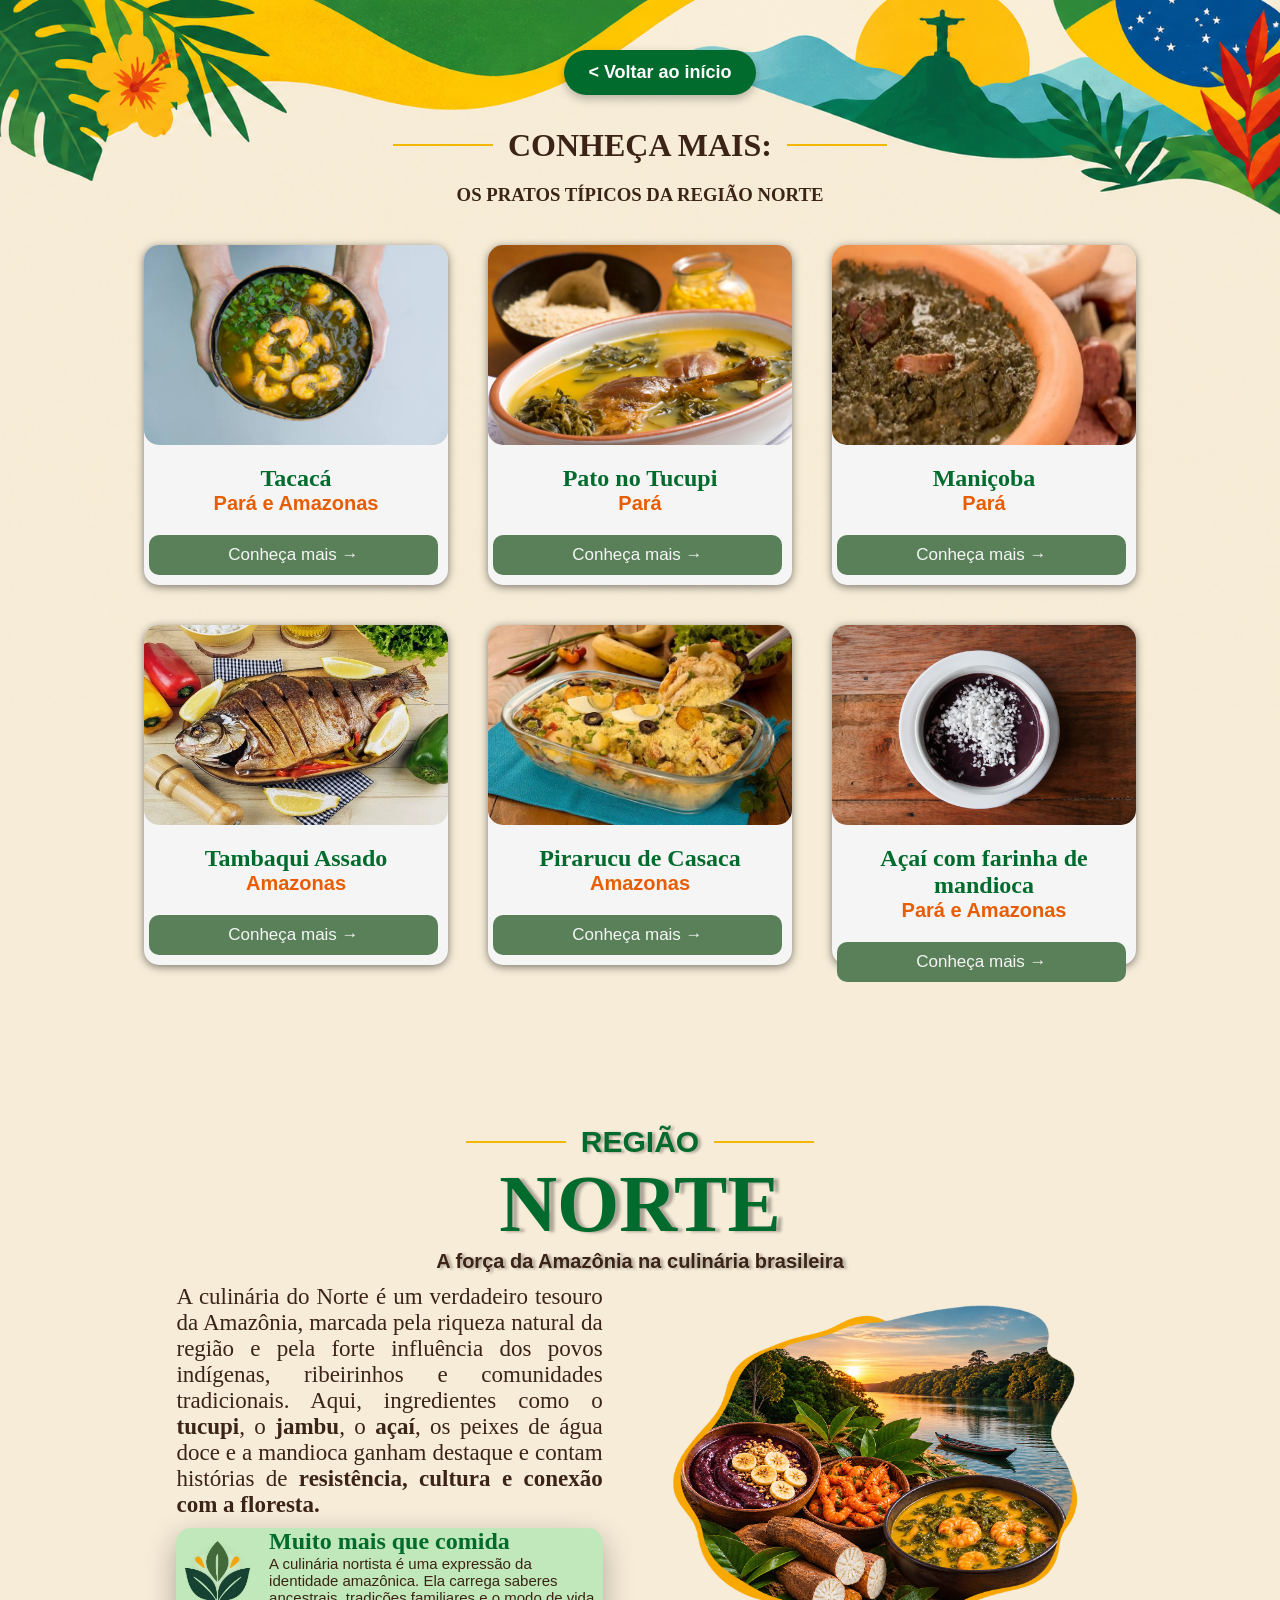
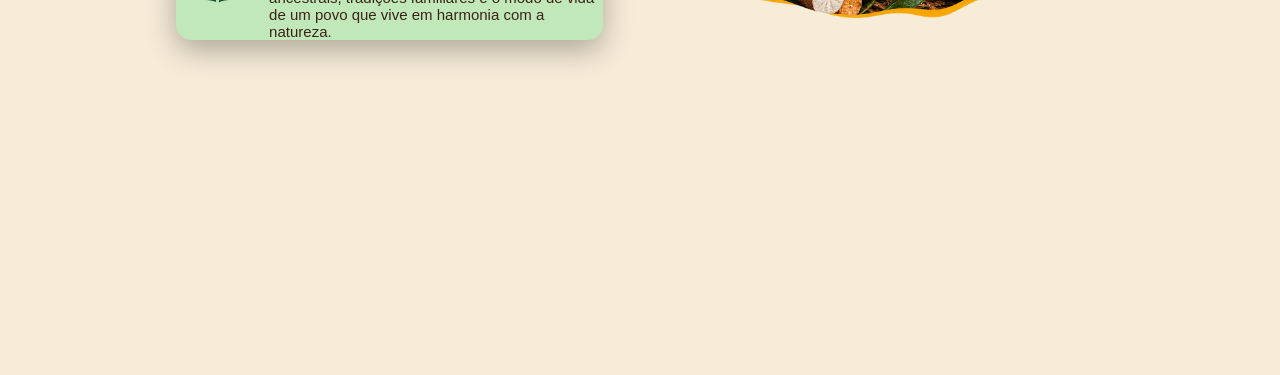
<file: pratos_norte.html>
<!DOCTYPE html>
<html lang="pt-br">

<head>
    <meta charset="UTF-8">
    <meta name="viewport" content="width=device-width, initial-scale=1.0">
    <title>Brasil em Sabores - Norte</title>

    <style>
        * {
            padding: 0;
            margin: 0;
            box-sizing: border-box;
        }

        :root {

            /* CORES PRINCIPAIS */
            --verde-brasil: #009C3B;
            --verde-escuro: #006B2D;
            --amarelo-brasil: #FFDF00;
            --azul-brasil: #002776;

            /* CORES DE DESTAQUE */
            --laranja: #E85D04;

            /* FUNDOS */
            --creme: #FFF3D6;
            --verde-claro: #c0e8ba;

            /* TEXTOS */
            --marrom-escuro: #3B2416;
            --branco: #FFFFFF;

            /* FONTES */
            --fonte-principal: "Playfair Display", serif;
            --fonte-texto: "Poppins", sans-serif;

        }

        a {
            text-decoration: none;
        }

        body {
            background-color: #F7ECD8;
        }

        .cardapio {
            width: 100%;
            min-height: 100vh;
            display: flex;
            justify-content: center;
            align-items: center;
            flex-direction: column;
            background-image: url(assets/fundo_norte.png);
            background-position: top center;
            background-repeat: no-repeat;
            background-size: contain;
        }

        .bt-voltar {
            width: auto;
            height: auto;
            padding-left: 40px;
            margin-top: 50px;
        }

        .voltar {
            display: inline-flex;
            align-items: center;
            gap: 8px;
            width: fit-content;
            height: auto;
            padding: 12px 24px;
            border: none;
            border-radius: 30px;
            font-size: 18px;
            font-family: var(--fonte-texto);
            font-weight: 600;
            color: var(--branco);
            background-color: var(--verde-escuro);
            box-shadow: 0 4px 10px rgba(0, 0, 0, 0.25);
            transition: transform 0.3s ease, background-color 0.3s ease;
        }

        .voltar:hover {
            background-color: var(--verde-brasil);
            transform: translateX(-4px);
        }

        .titulos {
            width: 80%;
            height: 150px;
            display: flex;
            justify-content: center;
            align-items: center;
            flex-direction: column;
        }

        .titulo {
            width: 60%;
            height: 100px;
            text-align: center;
            display: flex;
            align-items: center;
            justify-content: center;
            flex-direction: row;
        }

        .titulo2 {
            width: 60%;
            height: 50px;
            display: flex;
            justify-content: center;
            align-items: center;
            flex-direction: column;
            padding-bottom: 50px;
        }

        .titulo h1 {
            font-family: var(--fonte-principal);
            color: var(--marrom-escuro);

        }

        .titulo2 h3 {
            font-family: var(--fonte-principal);
            color: var(--marrom-escuro);
        }

        .titulo span {
            width: 100px;
            height: 2px;
            background-color: #f2b705;
            margin: 15px;
        }


        .card-container {
            width: 95%;
            min-height: 340px;
            display: flex;
            flex-direction: row;
            flex-wrap: wrap;
            align-items: center;
            justify-content: center;
            gap: 40px;
            margin-bottom: 10px;
        }

        .cards {
            width: 25%;
            height: 340px;
            border-radius: 15px;
            background-color: whitesmoke;
            box-shadow: 0 2px 8px rgba(0, 0, 0, 0.50);
            transition: transform 0.3s ease, box-shadow 0.3s ease;
        }

        .cards:hover {
            transform: translateY(-8px);
            box-shadow: 0 8px 20px rgba(0, 0, 0, 0.12);
            box-shadow: 0 6px 8px rgba(0, 0, 0, 0.50);
        }

        .cards figure {
            width: 100%;
            height: 200px;
            border-radius: 15px;
            overflow: hidden;
        }

        .cards figure img {
            width: 100%;
            height: 100%;

        }

        .cards h2 {
            font-family: var(--fonte-principal);
            color: var(--verde-escuro);
            padding-top: 20px;
            text-align: center;

        }

        .cards h3 {
            font-family: var(--fonte-texto);
            color: var(--laranja);
            font-size: 20px;
            text-align: center;
        }


        .cards button {
            margin-left: 5px;
            background-color: rgb(90, 128, 90);
            width: 95%;
            border-radius: 10px;
            height: 40px;
            margin-top: 20px;
            border: none;
            color: whitesmoke;
            transition: transform 0.3s ease;
            cursor: pointer;
            font-family: var(--fonte-texto);
            font-size: 17px;



        }

        .cards button:hover {
            transform: scale(0.97);
            color: var(--amarelo-brasil);
        }

        .modal {
            display: none;
            position: fixed;
            top: 0;
            left: 0;

            width: 100%;
            height: 100%;

            background-color: rgba(0, 0, 0, 0.6);

            justify-content: center;
            align-items: center;

            z-index: 1000;
        }

        .modal-conteudo {
            background-color: var(--verde-claro);

            width: 600px;
            max-width: 80%;
            max-height: 80vh;
            overflow-y: auto;

            padding: 40px;

            border-radius: 20px;

            position: relative;

            box-shadow: 0 10px 30px rgba(0, 0, 0, 0.3);
        }

        .modal-conteudo h2 {
            color: #4B2E2B;
            font-family: var(--fonte-principal);
            margin-bottom: 10px;
        }

        /* Hierarquia: os subtítulos (Ingredientes / Modo de preparo)
           ficam maiores do que o conteúdo dentro deles */
        .modal-conteudo h3 {
            color: var(--verde-escuro);
            font-family: var(--fonte-texto);
            font-weight: 700;
            font-size: 20px;
            margin-top: 18px;
            margin-bottom: 8px;
        }

        .modal-conteudo p {
            color: #3b2925;
            line-height: 1.6;
            font-family: var(--fonte-texto);
            font-size: 15px;
        }

        .modal-conteudo ul,
        .modal-conteudo ol {
            padding-left: 22px;
            margin-bottom: 10px;
        }

        .modal-conteudo ul li,
        .modal-conteudo ol li {
            color: #3b2925;
            line-height: 1.6;
            font-family: var(--fonte-texto);
            font-size: 15px;
            margin-bottom: 4px;
        }

        .modal-conteudo .importancia {
            margin-top: 15px;
        }

        .modal-conteudo .importancia strong {
            color: var(--verde-escuro);
        }

        .fechar {
            position: absolute;

            top: 15px;
            right: 20px;

            border: none;
            background: none;

            font-size: 30px;

            cursor: pointer;

            color: #4B2E2B;
        }

        .sobre {
            width: 100%;
            min-height: 100vh;
            display: flex;
            flex-direction: column;
            align-items: center;
            margin-top: 100px;
        }

        .titulo-sobre {
            width: 40%;
            height: 5%;
            display: flex;
            justify-content: center;
            align-items: center;
            flex-direction: row;
            margin-top: 50px;
        }

        .titulo-sobre h3 {
            font-family: var(--fonte-texto);
            color: var(--verde-escuro);
            font-size: 30px;
            text-shadow: 3px 1px 3px rgba(0, 0, 0, 0.3);
        }

        .titulo-sobre span {
            width: 100px;
            height: 2px;
            background-color: #f2b705;
            margin: 15px;
        }

        .titulo-sobre2 {
            width: 40%;
            height: 15%;
            display: flex;
            justify-content: center;
            align-items: center;
            flex-direction: column;
        }

        .titulo-sobre2 h1 {
            font-family: var(--fonte-principal);
            color: var(--verde-escuro);
            font-size: 80px;
            text-shadow: 5px 1px 3px rgba(0, 0, 0, 0.3);
        }

        .titulo-sobre2 h4 {
            font-family: var(--fonte-texto);
            color: var(--marrom-escuro);
            font-size: 20px;
            text-shadow: 3px 1px 3px rgba(0, 0, 0, 0.3);
        }

        .sobre-linha {
            display: flex;
            align-items: center;
            justify-content: center;
            gap: 40px;
            width: 90%;
            margin-top: 10px;
        }

        .sobre-conteudo-wrapper {
            display: flex;
            flex-direction: column;
            width: 37%;
        }

        .conteudo-sobre {
            width: 100%;
            margin-top: 0;
        }

        .conteudo-sobre p {
            font-size: 23px;
            font-family: var(--fonte-principal);
            color: var(--marrom-escuro);
            text-align: justify;
        }

        .box-sobre {
            width: 100%;
            height: 25%;
            margin-top: 10px;
            background-color: var(--verde-claro);
            border-radius: 15px;
            display: flex;
            flex-wrap: nowrap;
            box-shadow: 0 10px 30px rgba(0, 0, 0, 0.3);
        }

        .box-sobre-ft {
            width: 70%;
            height: 95%;
        }

        .box-sobre-ft figure {
            width: 100%;
            height: 100%;
        }

        .box-sobre-ft figure img {
            width: 100%;
            height: 100%;
        }

        .box-sobre-texto h2 {
            font-family: var(--fonte-principal);
            color: var(--verde-escuro);
            padding-left: 10px;
        }

        .box-sobre-texto p {
            font-family: var(--fonte-texto);
            color: var(--marrom-escuro);
            font-size: 15px;
            padding-left: 10px;
        }

        .img-sobre {
            width: 40%;
        }

        .img-sobre figure {
            width: 100%;
        }

        .img-sobre figure img {
            width: 100%;
            height: auto;
            display: block;
        }
    </style>
</head>

<body>

    <div class="cardapio">
        <div class="bt-voltar">
            <a href="index.html" class="voltar">
                < Voltar ao início </a>

        </div>
        <div class="titulos">


            <div class="titulo">
                <span></span>
                <h1>CONHEÇA MAIS:</h1>
                <span></span>
            </div>
            <div class="titulo2">

                <h3>OS PRATOS TÍPICOS DA REGIÃO <span class="verde"></span> NORTE</h3>
            </div>
        </div>
        <div class="card-container">
            <div class="cards">
                <figure><img src="assets/tacaca.jfif" alt=""></figure>
                <h2>Tacacá</h2>
                <h3>Pará e Amazonas</h3>
                <button onclick="abrirModal('modalTacaca1')">Conheça mais →</button>
            </div>
            <div class="modal" id="modalTacaca1">
                <div class="modal-conteudo">
                    <button class="fechar" onclick="fecharModal('modalTacaca1')">x</button>
                    <h2>Tacacá</h2>

                    <h3>Ingredientes</h3>
                    <ul>
                        <li>Tucupi</li>
                        <li>Goma de mandioca</li>
                        <li>Jambu</li>
                        <li>Camarão seco</li>
                        <li>Alho e pimenta a gosto</li>
                    </ul>

                    <h3>Modo de preparo</h3>
                    <ol>
                        <li>Ferva o tucupi com alho e temperos.</li>
                        <li>Cozinhe o jambu até ficar macio.</li>
                        <li>Prepare a goma de mandioca até formar um caldo espesso.</li>
                        <li>Monte em uma cuia com tucupi, goma, jambu e camarão.</li>
                    </ol>

                    <p class="importancia"><strong>Importância:</strong> O tacacá tem raízes nos conhecimentos
                        indígenas sobre a mandioca e se tornou um dos principais símbolos da culinária amazônica. O
                        ofício das tacacazeiras da Região Norte foi reconhecido pelo Iphan como Patrimônio Cultural
                        do Brasil.</p>
                </div>
            </div>

            <div class="cards">
                <figure><img src="assets/Pato no Tucupi.jpg" alt=""></figure>
                <h2>Pato no Tucupi</h2>
                <h3>Pará</h3>
                <button onclick="abrirModal('modalPato')">Conheça mais →</button>
            </div>
            <div class="modal" id="modalPato">
                <div class="modal-conteudo">
                    <button class="fechar" onclick="fecharModal('modalPato')">x</button>
                    <h2>Pato no Tucupi</h2>

                    <h3>Ingredientes</h3>
                    <ul>
                        <li>1 pato</li>
                        <li>Tucupi</li>
                        <li>Jambu</li>
                        <li>Alho</li>
                        <li>Cebola</li>
                        <li>Pimenta e sal</li>
                    </ul>

                    <h3>Modo de preparo</h3>
                    <ol>
                        <li>Tempere e asse o pato até dourar.</li>
                        <li>Corte a carne em pedaços.</li>
                        <li>Ferva o tucupi com os temperos.</li>
                        <li>Acrescente o pato e cozinhe por alguns minutos.</li>
                        <li>Finalize com o jambu.</li>
                    </ol>

                    <p class="importancia"><strong>Importância:</strong> O prato combina técnicas e ingredientes de
                        diferentes tradições. O tucupi, produzido a partir da mandioca-brava, representa a presença
                        dos conhecimentos indígenas na culinária paraense.</p>
                </div>
            </div>

            <div class="cards">
                <figure><img src="assets/Maniçoba.webp" alt=""></figure>
                <h2>Maniçoba</h2>
                <h3>Pará</h3>
                <button onclick="abrirModal('modalTacaca2')">Conheça mais →</button>
            </div>
            <div class="modal" id="modalTacaca2">
                <div class="modal-conteudo">
                    <button class="fechar" onclick="fecharModal('modalTacaca2')">x</button>
                    <h2>Maniçoba</h2>

                    <h3>Ingredientes</h3>
                    <ul>
                        <li>Folhas de mandioca trituradas</li>
                        <li>Carne-seca</li>
                        <li>Linguiça</li>
                        <li>Bacon</li>
                        <li>Costelinha ou outras carnes</li>
                        <li>Temperos</li>
                    </ul>

                    <h3>Modo de preparo</h3>
                    <ol>
                        <li>Cozinhe as folhas de mandioca por vários dias, seguindo o preparo tradicional.</li>
                        <li>Acrescente as carnes e os temperos.</li>
                        <li>Cozinhe lentamente até tudo ficar bem apurado.</li>
                        <li>Sirva quente com arroz e farinha.</li>
                    </ol>

                    <p class="importancia"><strong>Importância:</strong> A maniçoba é fortemente associada à
                        culinária paraense e está presente em festas e celebrações. Seu preparo tradicional também
                        demonstra a importância dos conhecimentos sobre a mandioca.</p>
                </div>
            </div>

            <div class="cards">
                <figure><img src="assets/Tambaqui Assado.webp" alt=""></figure>
                <h2>Tambaqui Assado</h2>
                <h3>Amazonas</h3>
                <button onclick="abrirModal('modalTacaca3')">Conheça mais →</button>
            </div>
            <div class="modal" id="modalTacaca3">
                <div class="modal-conteudo">
                    <button class="fechar" onclick="fecharModal('modalTacaca3')">x</button>
                    <h2>Tambaqui Assado</h2>

                    <h3>Ingredientes</h3>
                    <ul>
                        <li>1 tambaqui</li>
                        <li>Alho</li>
                        <li>Limão</li>
                        <li>Sal</li>
                        <li>Pimenta</li>
                        <li>Ervas e temperos</li>
                    </ul>

                    <h3>Modo de preparo</h3>
                    <ol>
                        <li>Limpe o peixe e tempere com limão, sal e alho.</li>
                        <li>Deixe marinar por alguns minutos.</li>
                        <li>Asse na brasa ou no forno até dourar.</li>
                        <li>Sirva com acompanhamentos.</li>
                    </ol>

                    <p class="importancia"><strong>Importância:</strong> O tambaqui é um peixe muito importante na
                        alimentação amazônica. Seu preparo na brasa valoriza o sabor do peixe e mostra a relação da
                        população com os rios da região.</p>
                </div>
            </div>

            <div class="cards">
                <figure><img src="assets/Pirarucu de Casaca.jpg" alt=""></figure>
                <h2>Pirarucu de Casaca</h2>
                <h3>Amazonas</h3>
                <button onclick="abrirModal('modalTacaca4')">Conheça mais →</button>
            </div>
            <div class="modal" id="modalTacaca4">
                <div class="modal-conteudo">
                    <button class="fechar" onclick="fecharModal('modalTacaca4')">x</button>
                    <h2>Pirarucu de Casaca</h2>

                    <h3>Ingredientes</h3>
                    <ul>
                        <li>Pirarucu</li>
                        <li>Farinha de mandioca</li>
                        <li>Banana</li>
                        <li>Cebola</li>
                        <li>Tomate</li>
                        <li>Pimentão</li>
                        <li>Temperos</li>
                    </ul>

                    <h3>Modo de preparo</h3>
                    <ol>
                        <li>Cozinhe ou asse o pirarucu e desfie.</li>
                        <li>Prepare os temperos refogados.</li>
                        <li>Monte camadas de peixe, farinha e banana.</li>
                        <li>Leve ao forno rapidamente para finalizar.</li>
                    </ol>

                    <p class="importancia"><strong>Importância:</strong> O prato utiliza o pirarucu, um dos grandes
                        peixes de água doce da Amazônia. Sua preparação mostra como os peixes dos rios foram
                        incorporados a receitas mais elaboradas.</p>
                </div>
            </div>

            <div class="cards">
                <figure><img src="assets/Açaí com farinha de mandioca.jpg" alt=""></figure>
                <h2>Açaí com farinha de mandioca</h2>
                <h3>Pará e Amazonas</h3>
                <button onclick="abrirModal('modalTacaca5')">Conheça mais →</button>
            </div>
            <div class="modal" id="modalTacaca5">
                <div class="modal-conteudo">
                    <button class="fechar" onclick="fecharModal('modalTacaca5')">x</button>
                    <h2>Açaí com farinha de mandioca</h2>

                    <h3>Ingredientes</h3>
                    <ul>
                        <li>Polpa de açaí</li>
                        <li>Farinha de mandioca</li>
                        <li>Peixe ou outro acompanhamento, opcional</li>
                    </ul>

                    <h3>Modo de preparo</h3>
                    <ol>
                        <li>Coloque a polpa de açaí em uma tigela.</li>
                        <li>Misture ou acompanhe com farinha de mandioca.</li>
                        <li>Sirva com peixe ou outros alimentos, seguindo o costume regional.</li>
                    </ol>

                    <p class="importancia"><strong>Importância:</strong> Na Amazônia, o açaí tradicionalmente pode
                        ser consumido como alimento, e não apenas como sobremesa. O fruto está profundamente ligado à
                        alimentação e aos costumes das comunidades amazônicas.</p>
                </div>
            </div>
        </div>
    </div>

    <div class="sobre">
        <div class="titulo-sobre">
            <span></span>
            <h3>REGIÃO</h3>
            <span></span>
        </div>
        <div class="titulo-sobre2">
            <h1>NORTE</h1>
            <h4>A força da Amazônia na culinária brasileira</h4>
        </div>

        <div class="sobre-linha">
            <div class="sobre-conteudo-wrapper">
                <div class="conteudo-sobre">
                    <p>
                        A culinária do Norte é um verdadeiro tesouro da Amazônia, marcada pela riqueza natural da região
                        e pela
                        forte influência dos povos indígenas, ribeirinhos e comunidades tradicionais.

                        Aqui, ingredientes como o <strong>tucupi</strong>, o <strong>jambu</strong>, o
                        <strong>açaí</strong>, os peixes de água doce e a mandioca ganham
                        destaque e contam histórias de <strong>resistência, cultura e conexão com a floresta.</strong>
                    </p>
                </div>

                <div class="box-sobre">
                    <div class="box-sobre-ft">
                        <figure>
                            <img src="assets/icone-boxsobre.png" alt="">
                        </figure>
                    </div>
                    <div class="box-sobre-texto">
                        <h2>Muito mais que comida</h2>
                        <p>A culinária nortista é uma expressão da identidade amazônica. Ela carrega saberes ancestrais,
                            tradições
                            familiares e o modo de vida de um povo que vive em harmonia com a natureza.</p>
                    </div>
                </div>
            </div>

            <div class="img-sobre">
                <figure>
                    <img src="assets/img-sobre-norte.png" alt="">
                </figure>
            </div>
        </div>
    </div>


    </div>

    <footer>

    </footer>

    <script src="script-regioes.js"></script>
</body>

</html>
</file>
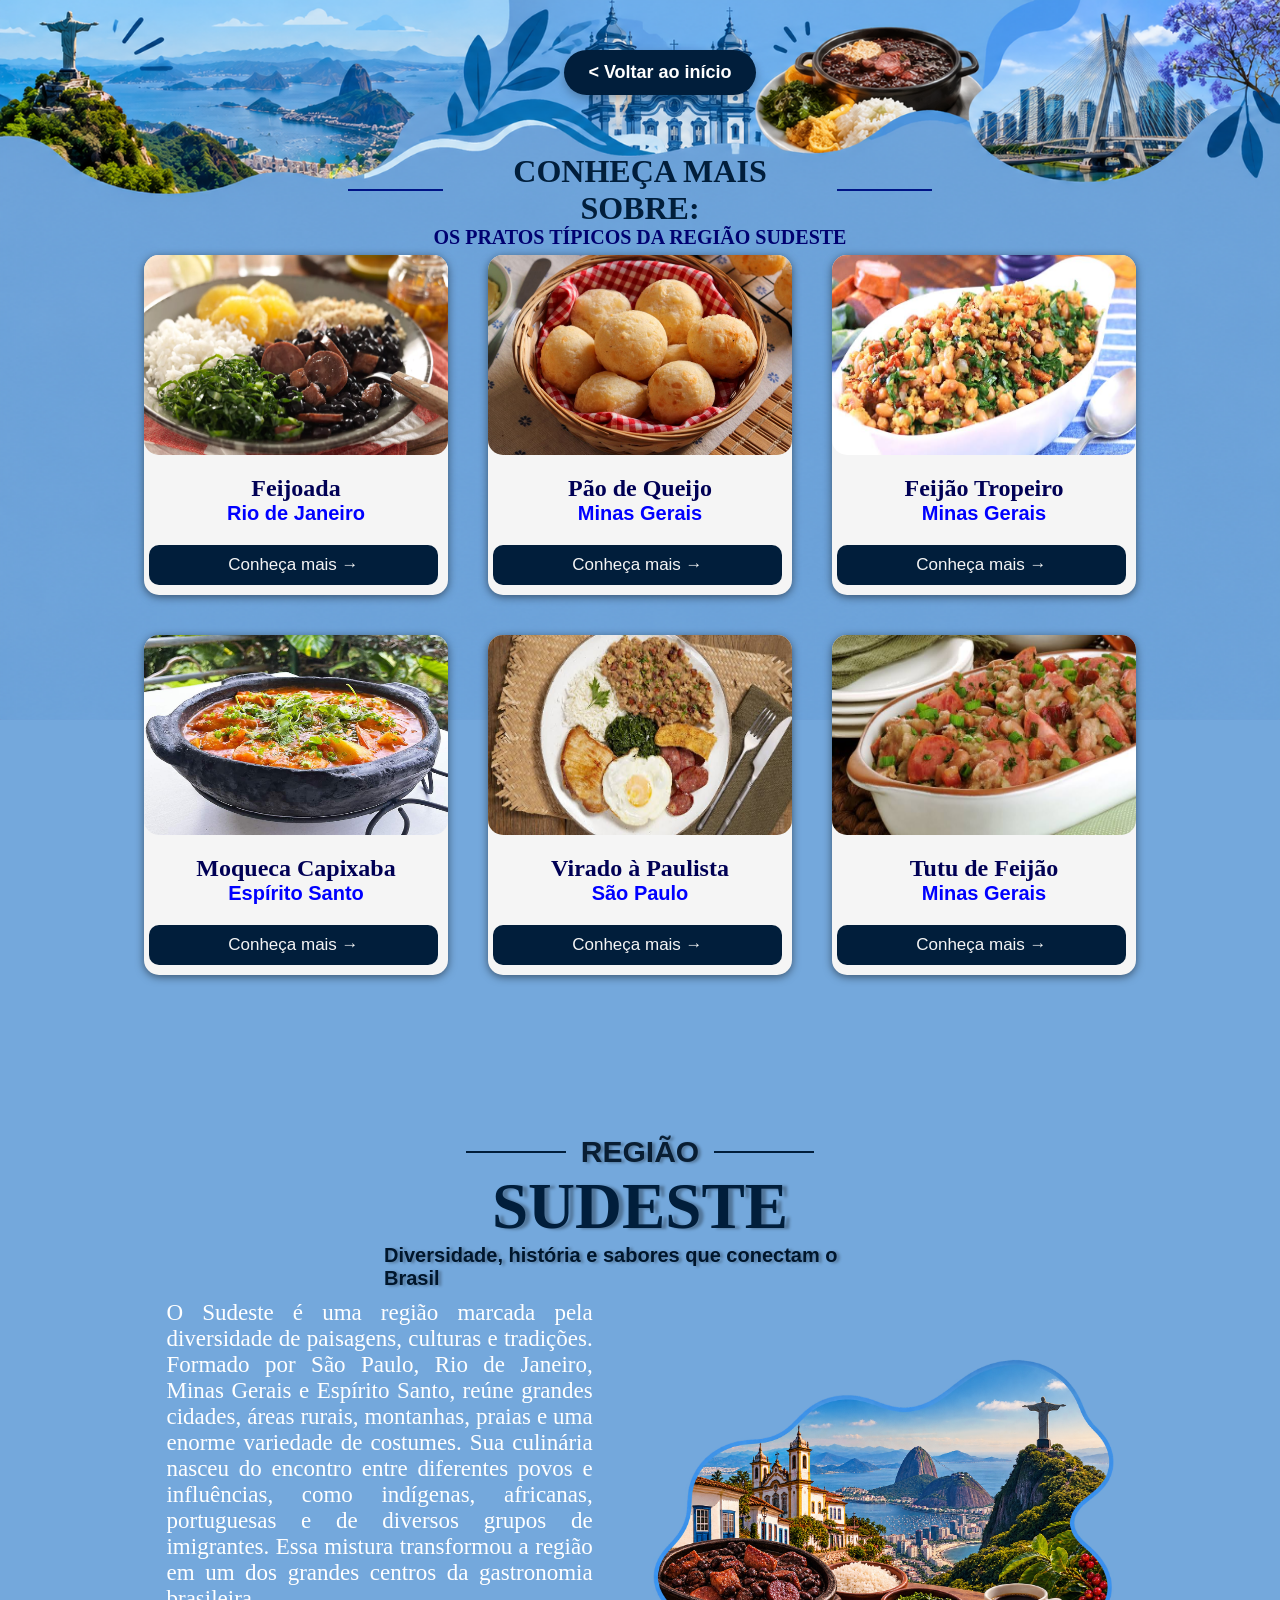
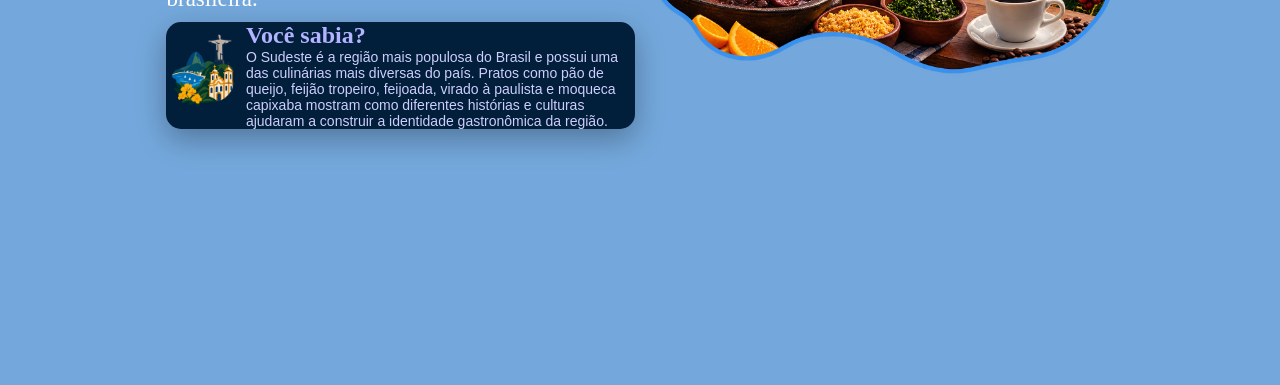
<file: pratos_sudeste.html>
<!DOCTYPE html>
<html lang="pt-br">

<head>
    <meta charset="UTF-8">
    <meta name="viewport" content="width=device-width, initial-scale=1.0">
    <title>Brasil em Sabores - Sudeste</title>

    <style>
        * {
            padding: 0;
            margin: 0;
            box-sizing: border-box;
        }

        :root {

            /* CORES PRINCIPAIS */
            --verde-brasil: #009C3B;
            --verde-escuro: #006B2D;
            --amarelo-brasil: #FFDF00;
            --azul-brasil: #002776;

            /* CORES DE DESTAQUE */
            --laranja: #E85D04;

            /* FUNDOS */
            --creme: #FFF3D6;
            --verde-claro: #c0e8ba;

            /* TEXTOS */
            --marrom-escuro: #533420;
            --branco: #FFFFFF;

            /* FONTES */
            --fonte-principal: "Playfair Display", serif;
            --fonte-texto: "Poppins", sans-serif;

        }

        a {
            text-decoration: none;
        }

        body {
            background-color: #74A8DC;
        }

        .cardapio {
            width: 100%;
            min-height: 100vh;
            display: flex;
            justify-content: center;
            align-items: center;
            flex-direction: column;
            background-image: url(assets/fundo_sudeste2.png);
            background-position: top center;
            background-repeat: no-repeat;
            background-size: contain;

        }

        .bt-voltar {
            width: auto;
            height: auto;
            padding-left: 40px;
            margin-top: 50px;
        }

        .voltar {
            display: inline-flex;
            align-items: center;
            gap: 8px;
            width: fit-content;
            height: auto;
            padding: 12px 24px;
            border: none;
            border-radius: 30px;
            font-size: 18px;
            font-family: var(--fonte-texto);
            font-weight: 600;
            color: var(--branco);
            background-color: #011e3b;
            box-shadow: 0 4px 10px rgba(0, 0, 0, 0.25);
            transition: transform 0.3s ease, background-color 0.3s ease;
        }

        .voltar:hover {
            background-color: rgb(0, 0, 126);
            transform: translateX(-4px);
        }

        .titulos {
            width: 80%;
            height: 150px;
            display: flex;
            justify-content: center;
            align-items: center;
            flex-direction: column;
            padding-top: 100px;
            
        }

        .titulo {
            width: 60%;
            height: 100px;
            text-align: center;
            display: flex;
            align-items: center;
            justify-content: center;
            flex-direction: row;




        }

        .titulo2 {
            width: 60%;
            height: 50px;
            display: flex;
            justify-content: center;
            align-items: center;
            flex-direction: column;
            padding-bottom: 50px;
            padding-top: 10px;
        }

        .titulo h1 {
            font-family: var(--fonte-principal);
            color: #011e3b;

        }

        .titulo2 h3 {
            font-family: var(--fonte-principal);
            color: rgb(0, 0, 112);
            font-size: 20px;
        }

        .titulo span {
            width: 100px;
            height: 2px;
            background-color: #001486;
            margin: 15px;
        }


        .card-container {
            width: 95%;
            min-height: 340px;
            display: flex;
            flex-direction: row;
            flex-wrap: wrap;
            align-items: center;
            justify-content: center;
            gap: 40px;
            margin-bottom: 10px;
            margin-top: 10px;
        }

        .cards {
            width: 25%;
            height: 340px;
            border-radius: 15px;
            background-color: whitesmoke;
            box-shadow: 0 2px 8px rgba(0, 0, 0, 0.50);
            transition: transform 0.3s ease, box-shadow 0.3s ease;
        }

        .cards:hover {
            transform: translateY(-8px);
            box-shadow: 0 8px 20px rgba(0, 0, 0, 0.12);
            box-shadow: 0 6px 8px rgba(0, 0, 0, 0.50);
        }

        .cards figure {
            width: 100%;
            height: 200px;
            border-radius: 15px;
            overflow: hidden;
        }

        .cards figure img {
            width: 100%;
            height: 100%;

        }

        .cards h2 {
            font-family: var(--fonte-principal);
            color: rgb(0, 0, 85);
            padding-top: 20px;
            text-align: center;

        }

        .cards h3 {
            font-family: var(--fonte-texto);
            color: blue;
            font-size: 20px;
            text-align: center;
        }


        .cards button {
            margin-left: 5px;
            background-color: #011e3b;
            width: 95%;
            border-radius: 10px;
            height: 40px;
            margin-top: 20px;
            border: none;
            color: whitesmoke;
            transition: transform 0.3s ease;
            cursor: pointer;
            font-family: var(--fonte-texto);
            font-size: 17px;



        }

        .cards button:hover {
            transform: scale(0.97);

        }

        .modal {
            display: none;
            position: fixed;
            top: 0;
            left: 0;

            width: 100%;
            height: 100%;

            background-color: rgba(0, 0, 0, 0.6);

            justify-content: center;
            align-items: center;

            z-index: 1000;
        }

        .modal-conteudo {
            background-color: rgb(174, 174, 255);

            width: 600px;
            max-width: 80%;
            max-height: 80vh;
            overflow-y: auto;

            padding: 40px;

            border-radius: 20px;

            position: relative;

            box-shadow: 0 10px 30px rgba(0, 0, 0, 0.3);
        }

        .modal-conteudo h2 {
            color: rgb(18, 18, 161);
            font-family: var(--fonte-principal);
            margin-bottom: 10px;
        }

        /* Hierarquia: os subtítulos (Ingredientes / Modo de preparo)
           ficam maiores do que o conteúdo dentro deles */
        .modal-conteudo h3 {
            color: rgb(18, 18, 161);
            font-family: var(--fonte-texto);
            font-weight: 700;
            font-size: 20px;
            margin-top: 18px;
            margin-bottom: 8px;
        }

        .modal-conteudo p {
            color: rgb(0, 0, 82);
            line-height: 1.6;
            font-family: var(--fonte-texto);
            font-size: 15px;
        }

        .modal-conteudo ul,
        .modal-conteudo ol {
            padding-left: 22px;
            margin-bottom: 10px;
        }

        .modal-conteudo ul li,
        .modal-conteudo ol li {
            color: rgb(0, 0, 82);
            line-height: 1.6;
            font-family: var(--fonte-texto);
            font-size: 15px;
            margin-bottom: 4px;
        }

        .modal-conteudo .importancia {
            margin-top: 15px;
        }

        .modal-conteudo .importancia strong {
            color: rgb(18, 18, 161);
        }

        .fechar {
            position: absolute;

            top: 15px;
            right: 20px;

            border: none;
            background: none;

            font-size: 30px;

            cursor: pointer;

            color: #4B2E2B;
        }

        .sobre {
            width: 100%;
            min-height: 100vh;
            display: flex;
            flex-direction: column;
            align-items: center;
            margin-top: 100px;
        }

        .titulo-sobre {
            width: 40%;
            height: 5%;
            display: flex;
            justify-content: center;
            align-items: center;
            flex-direction: row;
            margin-top: 50px;
        }

        .titulo-sobre h3 {
            font-family: var(--fonte-texto);
            color: #091e33;
            font-size: 30px;
            text-shadow: 3px 1px 3px rgba(0, 0, 0, 0.3);
        }

        .titulo-sobre span {
            width: 100px;
            height: 2px;
            background-color: #011e3b;
            margin: 15px;
        }

        .titulo-sobre2 {
            width: 40%;
            height: 15%;
            display: flex;
            justify-content: center;
            align-items: center;
            flex-direction: column;
        }

        .titulo-sobre2 h1 {
            font-family: var(--fonte-principal);
            color: #011e3b;
            font-size: 65px;
            text-shadow: 5px 1px 3px rgba(0, 0, 0, 0.3);
        }

        .titulo-sobre2 h4 {
            font-family: var(--fonte-texto);
            color: #00162c;
            font-size: 20px;
            text-shadow: 3px 1px 3px rgba(0, 0, 0, 0.3);
        }

        .sobre-linha {
            display: flex;
            align-items: center;
            justify-content: center;
            gap: 40px;
            width: 90%;
            margin-top: 10px;
        }

        .sobre-conteudo-wrapper {
            display: flex;
            flex-direction: column;
            width: 37%;
        }

        .conteudo-sobre {
            width: 100%;
            margin-top: 0;
        }

        .conteudo-sobre p {
            font-size: 23px;
            font-family: var(--fonte-principal);
            color: white;
            text-align: justify;
        }

        .box-sobre {
            width: 110%;
            height: 25%;
            margin-top: 10px;
            background-color: #011e3b;
            border-radius: 15px;
            display: flex;
            flex-wrap: nowrap;
            box-shadow: 0 10px 30px rgba(0, 0, 0, 0.3);
        }

        .box-sobre-ft {
            width: 79%;
            height: 100%;
            margin-top: 10px;
      

        }

        .box-sobre-ft figure {
            width: 100%;
            height: 100%;
        }

        .box-sobre-ft figure img {
            width: 100%;
            height: 100%;
        }

        .box-sobre-texto h2 {
            font-family: var(--fonte-principal);
            color: rgb(179, 179, 255);
    
        }

        .box-sobre-texto p {
            font-family: var(--fonte-texto);
            color: rgb(206, 206, 252);
            font-size: 14px;
        }

        .img-sobre {
            width: 40%;
            margin-left: 20px;
            

        }

        .img-sobre figure {
            width: 100%;
        }

        .img-sobre figure img {
            width: 100%;
            height: auto;
            display: block;
        }
    </style>
</head>

<body>

    <div class="cardapio">
        <div class="bt-voltar">
            <a href="index.html" class="voltar">
                < Voltar ao início </a>

        </div>
        <div class="titulos">


            <div class="titulo">
                <span></span>
                <h1>CONHEÇA MAIS SOBRE:</h1>
                <span></span>
            </div>
            <div class="titulo2">

                <h3>OS PRATOS TÍPICOS DA REGIÃO SUDESTE</h3>
            </div>
        </div>
        <div class="card-container">
            <div class="cards">
                <figure><img src="assets/Feijoada.webp" alt=""></figure>
                <h2>Feijoada</h2>
                <h3>Rio de Janeiro</h3>
                <button onclick="abrirModal('modalTacaca1')">Conheça mais →</button>
            </div>
            <div class="modal" id="modalTacaca1">
                <div class="modal-conteudo">
                    <button class="fechar" onclick="fecharModal('modalTacaca1')">x</button>
                    <h2>Feijoada</h2>

                    <h3>Ingredientes</h3>
                    <ul>
                        <li>Feijão-preto</li>
                        <li>Carne-seca</li>
                        <li>Linguiça</li>
                        <li>Costelinha</li>
                        <li>Bacon</li>
                        <li>Alho e cebola</li>
                        <li>Folha de louro</li>
                    </ul>

                    <h3>Modo de preparo</h3>
                    <ol>
                        <li>Cozinhe o feijão.</li>
                        <li>Cozinhe as carnes separadamente, se necessário.</li>
                        <li>Refogue alho e cebola.</li>
                        <li>Junte tudo ao feijão.</li>
                        <li>Cozinhe até o caldo engrossar.</li>
                        <li>Sirva com arroz, couve e farofa.</li>
                    </ol>

                    <p class="importancia"><strong>Importância:</strong> A feijoada tornou-se um dos pratos mais
                        conhecidos do Brasil. Sua formação envolve diferentes tradições culinárias, especialmente
                        influências africanas e portuguesas.</p>
                </div>
            </div>

            <div class="cards">
                <figure><img src="assets/Pão de Queijo.jpg" alt=""></figure>
                <h2>Pão de Queijo</h2>
                <h3>Minas Gerais</h3>
                <button onclick="abrirModal('modalPato')">Conheça mais →</button>
            </div>
            <div class="modal" id="modalPato">
                <div class="modal-conteudo">
                    <button class="fechar" onclick="fecharModal('modalPato')">x</button>
                    <h2>Pão de Queijo</h2>

                    <h3>Ingredientes</h3>
                    <ul>
                        <li>Polvilho</li>
                        <li>Queijo</li>
                        <li>Leite</li>
                        <li>Ovos</li>
                        <li>Óleo</li>
                        <li>Sal</li>
                    </ul>

                    <h3>Modo de preparo</h3>
                    <ol>
                        <li>Aqueça o leite com o óleo.</li>
                        <li>Misture ao polvilho.</li>
                        <li>Acrescente os ovos e o queijo.</li>
                        <li>Faça pequenas bolas.</li>
                        <li>Asse até dourar.</li>
                    </ol>

                    <p class="importancia"><strong>Importância:</strong> O pão de queijo é um dos maiores símbolos
                        da culinária mineira. Sua tradição está ligada à produção de queijos e ao uso do polvilho de
                        mandioca, tornando-se posteriormente conhecido em todo o Brasil.</p>
                </div>
            </div>

            <div class="cards">
                <figure><img src="assets/Feijão Tropeiro.jfif" alt=""></figure>
                <h2>Feijão Tropeiro</h2>
                <h3>Minas Gerais</h3>
                <button onclick="abrirModal('modalTacaca2')">Conheça mais →</button>
            </div>
            <div class="modal" id="modalTacaca2">
                <div class="modal-conteudo">
                    <button class="fechar" onclick="fecharModal('modalTacaca2')">x</button>
                    <h2>Feijão Tropeiro</h2>

                    <h3>Ingredientes</h3>
                    <ul>
                        <li>Feijão cozido</li>
                        <li>Farinha de mandioca</li>
                        <li>Bacon</li>
                        <li>Linguiça</li>
                        <li>Ovos</li>
                        <li>Couve</li>
                        <li>Alho e cebola</li>
                    </ul>

                    <h3>Modo de preparo</h3>
                    <ol>
                        <li>Frite o bacon e a linguiça.</li>
                        <li>Refogue alho e cebola.</li>
                        <li>Acrescente o feijão.</li>
                        <li>Misture os ovos e a couve.</li>
                        <li>Adicione a farinha aos poucos.</li>
                    </ol>

                    <p class="importancia"><strong>Importância:</strong> O prato está associado aos tropeiros, que
                        precisavam de refeições práticas e energéticas durante longas viagens. A tradição foi
                        incorporada à culinária mineira.</p>
                </div>
            </div>

            <div class="cards">
                <figure><img src="assets/Moqueca Capixaba.jpg" alt=""></figure>
                <h2>Moqueca Capixaba</h2>
                <h3>Espírito Santo</h3>
                <button onclick="abrirModal('modalTacaca3')">Conheça mais →</button>
            </div>
            <div class="modal" id="modalTacaca3">
                <div class="modal-conteudo">
                    <button class="fechar" onclick="fecharModal('modalTacaca3')">x</button>
                    <h2>Moqueca Capixaba</h2>

                    <h3>Ingredientes</h3>
                    <ul>
                        <li>Peixe</li>
                        <li>Tomate</li>
                        <li>Cebola</li>
                        <li>Pimentão</li>
                        <li>Coentro</li>
                        <li>Alho</li>
                        <li>Limão</li>
                        <li>Azeite</li>
                        <li>Sal</li>
                    </ul>

                    <h3>Modo de preparo</h3>
                    <ol>
                        <li>Tempere o peixe com limão e sal.</li>
                        <li>Refogue os temperos.</li>
                        <li>Monte camadas de peixe, tomate, cebola e pimentão.</li>
                        <li>Cozinhe até o peixe ficar macio.</li>
                        <li>Finalize com coentro.</li>
                    </ol>

                    <p class="importancia"><strong>Importância:</strong> A moqueca capixaba possui características
                        próprias e tradicionalmente não utiliza dendê nem leite de coco. Sua formação recebeu
                        influências indígenas, portuguesas e africanas.</p>
                </div>
            </div>

            <div class="cards">
                <figure><img src="assets/Virado à Paulista.jfif" alt=""></figure>
                <h2>Virado à Paulista</h2>
                <h3>São Paulo</h3>
                <button onclick="abrirModal('modalTacaca4')">Conheça mais →</button>
            </div>
            <div class="modal" id="modalTacaca4">
                <div class="modal-conteudo">
                    <button class="fechar" onclick="fecharModal('modalTacaca4')">x</button>
                    <h2>Virado à Paulista</h2>

                    <h3>Ingredientes</h3>
                    <ul>
                        <li>Feijão</li>
                        <li>Farinha de milho</li>
                        <li>Arroz</li>
                        <li>Bisteca</li>
                        <li>Couve</li>
                        <li>Ovo</li>
                        <li>Banana</li>
                        <li>Linguiça</li>
                    </ul>

                    <h3>Modo de preparo</h3>
                    <ol>
                        <li>Prepare o feijão e misture com a farinha.</li>
                        <li>Frite a bisteca e a linguiça.</li>
                        <li>Refogue a couve.</li>
                        <li>Frite o ovo e a banana.</li>
                        <li>Sirva tudo junto com arroz.</li>
                    </ol>

                    <p class="importancia"><strong>Importância:</strong> O virado está ligado à alimentação dos
                        paulistas e às tradições rurais e de deslocamento pelo interior de São Paulo.</p>
                </div>
            </div>

            <div class="cards">
                <figure><img src="assets/Tutu de Feijão.jfif" alt=""></figure>
                <h2>Tutu de Feijão</h2>
                <h3>Minas Gerais</h3>
                <button onclick="abrirModal('modalTacaca5')">Conheça mais →</button>
            </div>
            <div class="modal" id="modalTacaca5">
                <div class="modal-conteudo">
                    <button class="fechar" onclick="fecharModal('modalTacaca5')">x</button>
                    <h2>Tutu de Feijão</h2>

                    <h3>Ingredientes</h3>
                    <ul>
                        <li>Feijão cozido</li>
                        <li>Farinha de mandioca ou milho</li>
                        <li>Alho</li>
                        <li>Cebola</li>
                        <li>Bacon ou linguiça</li>
                        <li>Sal</li>
                    </ul>

                    <h3>Modo de preparo</h3>
                    <ol>
                        <li>Bata ou amasse o feijão.</li>
                        <li>Refogue alho, cebola e bacon.</li>
                        <li>Acrescente o feijão.</li>
                        <li>Adicione a farinha aos poucos.</li>
                        <li>Mexa até ficar cremoso.</li>
                    </ol>

                    <p class="importancia"><strong>Importância:</strong> O tutu é associado à cozinha mineira e às
                        refeições simples feitas com ingredientes disponíveis nas propriedades rurais.</p>
                </div>
            </div>
        </div>
    </div>

    <div class="sobre">
        <div class="titulo-sobre">
            <span></span>
            <h3>REGIÃO</h3>
            <span></span>
        </div>
        <div class="titulo-sobre2">
            <h1>SUDESTE</h1>
            <h4>Diversidade, história e sabores que conectam o Brasil
</h4>
        </div>

        <div class="sobre-linha">
            <div class="sobre-conteudo-wrapper">
                <div class="conteudo-sobre">
                    <p>
                        O Sudeste é uma região marcada pela diversidade de paisagens, culturas e tradições. Formado por São Paulo, Rio de Janeiro, Minas Gerais e Espírito Santo, reúne grandes cidades, áreas rurais, montanhas, praias e uma enorme variedade de costumes. Sua culinária nasceu do encontro entre diferentes povos e influências, como indígenas, africanas, portuguesas e de diversos grupos de imigrantes. Essa mistura transformou a região em um dos grandes centros da gastronomia brasileira.

                    </p>
                </div>

                <div class="box-sobre">
                    <div class="box-sobre-ft">
                        <figure>
                            <img src="assets/img-box-sobre-sudeste.png" alt="">
                        </figure>
                    </div>
                    <div class="box-sobre-texto">
                        <h2>Você sabia?</h2>
                        <p>O Sudeste é a região mais populosa do Brasil e possui uma das culinárias mais diversas do país. Pratos como pão de queijo, feijão tropeiro, feijoada, virado à paulista e moqueca capixaba mostram como diferentes histórias e culturas ajudaram a construir a identidade gastronômica da região.</p>
                    </div>
                </div>
            </div>

            <div class="img-sobre">
                <figure>
                    <img src="assets/sobre-sudeste.png" alt="">
                </figure>
            </div>
        </div>
    </div>


    </div>

    <footer>

    </footer>

    <script src="script-regioes.js"></script>
</body>

</html>
</file>
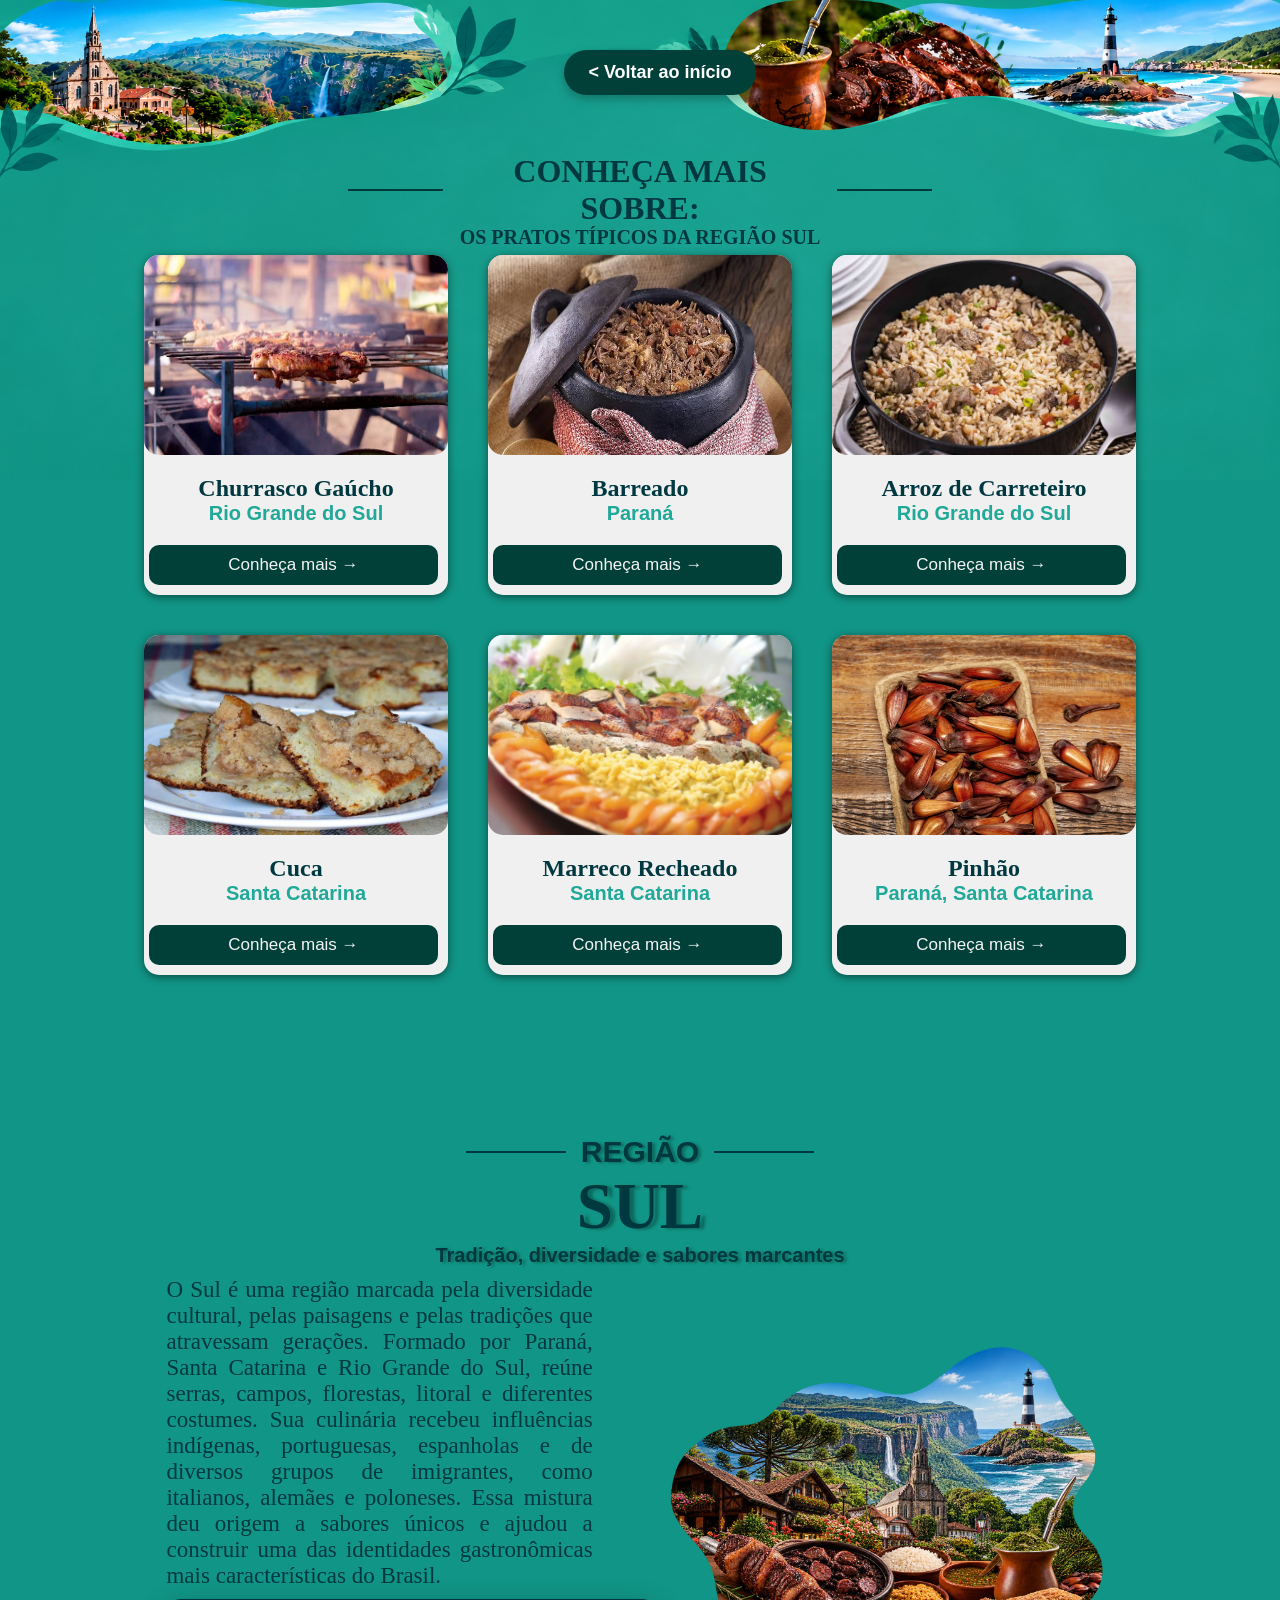
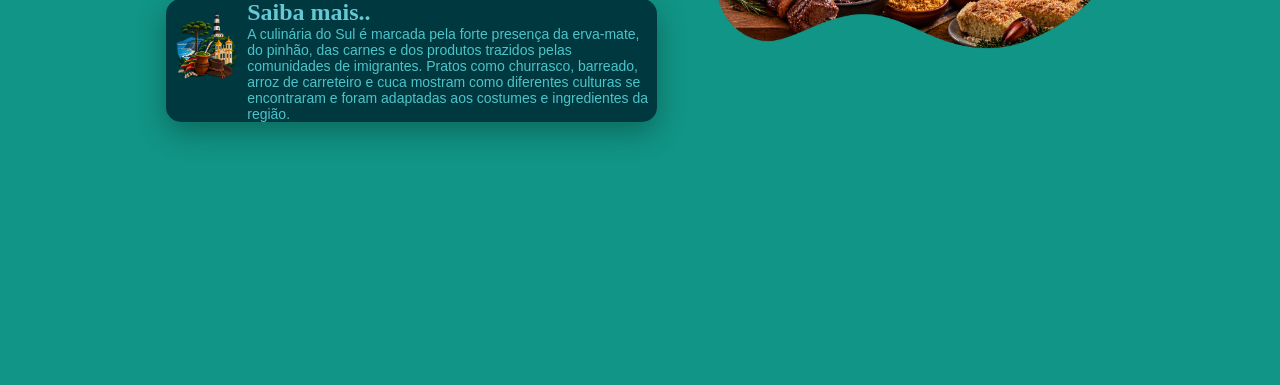
<file: pratos_sul.html>
<!DOCTYPE html>
<html lang="pt-br">

<head>
    <meta charset="UTF-8">
    <meta name="viewport" content="width=device-width, initial-scale=1.0">
    <title>Brasil em Sabores - Sul</title>

    <style>
        * {
            padding: 0;
            margin: 0;
            box-sizing: border-box;
        }

        :root {

            /* CORES PRINCIPAIS */
            --verde-brasil: #009C3B;
            --verde-escuro: #006B2D;
            --amarelo-brasil: #FFDF00;
            --azul-brasil: #002776;

            /* CORES DE DESTAQUE */
            --laranja: #E85D04;

            /* FUNDOS */
            --creme: #FFF3D6;
            --verde-claro: #c0e8ba;

            /* TEXTOS */
            --marrom-escuro: #533420;
            --branco: #FFFFFF;

            /* FONTES */
            --fonte-principal: "Playfair Display", serif;
            --fonte-texto: "Poppins", sans-serif;

        }

        a {
            text-decoration: none;
        }

        body {
            background-color: #119586;
        }

        .cardapio {
            width: 100%;
            min-height: 100vh;
            display: flex;
            justify-content: center;
            align-items: center;
            flex-direction: column;
            background-image: url(assets/fundo_sul.png);
            background-position: top center;
            background-repeat: no-repeat;
            background-size: contain;

        }

        .bt-voltar {
            width: auto;
            height: auto;
            padding-left: 40px;
            margin-top: 50px;
        }

        .voltar {
            display: inline-flex;
            align-items: center;
            gap: 8px;
            width: fit-content;
            height: auto;
            padding: 12px 24px;
            border: none;
            border-radius: 30px;
            font-size: 18px;
            font-family: var(--fonte-texto);
            font-weight: 600;
            color: var(--branco);
            background-color: #004038;
            box-shadow: 0 4px 10px rgba(0, 0, 0, 0.25);
            transition: transform 0.3s ease, background-color 0.3s ease;
        }

        .voltar:hover {
            background-color: #03665b;
            transform: translateX(-4px);
        }

        .titulos {
            width: 80%;
            height: 150px;
            display: flex;
            justify-content: center;
            align-items: center;
            flex-direction: column;
            padding-top: 100px;
            
        }

        .titulo {
            width: 60%;
            height: 100px;
            text-align: center;
            display: flex;
            align-items: center;
            justify-content: center;
            flex-direction: row;




        }

        .titulo2 {
            width: 60%;
            height: 50px;
            display: flex;
            justify-content: center;
            align-items: center;
            flex-direction: column;
            padding-bottom: 50px;
            padding-top: 10px;
        }

        .titulo h1 {
            font-family: var(--fonte-principal);
            color: #003840;

        }

        .titulo2 h3 {
            font-family: var(--fonte-principal);
            color: #003840;
            font-size: 20px;
        }

        .titulo span {
            width: 100px;
            height: 2px;
            background-color: #003937;
            margin: 15px;
        }


        .card-container {
            width: 95%;
            min-height: 340px;
            display: flex;
            flex-direction: row;
            flex-wrap: wrap;
            align-items: center;
            justify-content: center;
            gap: 40px;
            margin-bottom: 10px;
            margin-top: 10px;
        }

        .cards {
            width: 25%;
            height: 340px;
            border-radius: 15px;
            background-color: #F0F0F0;
            box-shadow: 0 2px 8px rgba(0, 0, 0, 0.50);
            transition: transform 0.3s ease, box-shadow 0.3s ease;
        }

        .cards:hover {
            transform: translateY(-8px);
            box-shadow: 0 8px 20px rgba(0, 0, 0, 0.12);
            box-shadow: 0 6px 8px rgba(0, 0, 0, 0.50);
        }

        .cards figure {
            width: 100%;
            height: 200px;
            border-radius: 15px;
            overflow: hidden;
        }

        .cards figure img {
            width: 100%;
            height: 100%;

        }

        .cards h2 {
            font-family: var(--fonte-principal);
            color: #003840;
            padding-top: 20px;
            text-align: center;

        }

        .cards h3 {
            font-family: var(--fonte-texto);
            color: #20A898;
            font-size: 20px;
            text-align: center;
        }


        .cards button {
            margin-left: 5px;
            background-color: #004038;
            width: 95%;
            border-radius: 10px;
            height: 40px;
            margin-top: 20px;
            border: none;
            color: whitesmoke;
            transition: transform 0.3s ease;
            cursor: pointer;
            font-family: var(--fonte-texto);
            font-size: 17px;



        }

        .cards button:hover {
            transform: scale(0.97);

        }

        .modal {
            display: none;
            position: fixed;
            top: 0;
            left: 0;

            width: 100%;
            height: 100%;

            background-color: rgba(0, 0, 0, 0.6);

            justify-content: center;
            align-items: center;

            z-index: 1000;
        }

        .modal-conteudo {
            background-color: #003840;

            width: 600px;
            max-width: 80%;
            max-height: 80vh;
            overflow-y: auto;

            padding: 40px;

            border-radius: 20px;

            position: relative;

            box-shadow: 0 10px 30px rgba(0, 0, 0, 0.3);
        }

        .modal-conteudo h2 {
            color: rgb(83, 219, 212);
            font-family: var(--fonte-principal);
            margin-bottom: 10px;
        }

        /* Hierarquia: os subtítulos (Ingredientes / Modo de preparo)
           ficam maiores do que o conteúdo dentro deles */
        .modal-conteudo h3 {
            color: rgb(83, 219, 212);
            font-family: var(--fonte-texto);
            font-weight: 700;
            font-size: 20px;
            margin-top: 18px;
            margin-bottom: 8px;
        }

        .modal-conteudo p {
            color: rgb(33, 194, 209);
            line-height: 1.6;
            font-family: var(--fonte-texto);
            font-size: 15px;
        }

        .modal-conteudo ul,
        .modal-conteudo ol {
            padding-left: 22px;
            margin-bottom: 10px;
        }

        .modal-conteudo ul li,
        .modal-conteudo ol li {
            color: rgb(33, 194, 209);
            line-height: 1.6;
            font-family: var(--fonte-texto);
            font-size: 15px;
            margin-bottom: 4px;
        }

        .modal-conteudo .importancia {
            margin-top: 15px;
        }

        .modal-conteudo .importancia strong {
            color: rgb(83, 219, 212);
        }

        .fechar {
            position: absolute;

            top: 15px;
            right: 20px;

            border: none;
            background: none;

            font-size: 30px;

            cursor: pointer;

            color: rgb(116, 254, 242);
        }

        .sobre {
            width: 100%;
            min-height: 100vh;
            display: flex;
            flex-direction: column;
            align-items: center;
            margin-top: 100px;
        }

        .titulo-sobre {
            width: 40%;
            height: 5%;
            display: flex;
            justify-content: center;
            align-items: center;
            flex-direction: row;
            margin-top: 50px;
        }

        .titulo-sobre h3 {
            font-family: var(--fonte-texto);
            color: #003840;
            font-size: 30px;
            text-shadow: 3px 1px 3px rgba(0, 0, 0, 0.3);
        }

        .titulo-sobre span {
            width: 100px;
            height: 2px;
            background-color: #003840;
            margin: 15px;
        }

        .titulo-sobre2 {
            width: 40%;
            height: 15%;
            display: flex;
            justify-content: center;
            align-items: center;
            flex-direction: column;
        }

        .titulo-sobre2 h1 {
            font-family: var(--fonte-principal);
            color: #003840;
            font-size: 65px;
            text-shadow: 5px 1px 3px rgba(0, 0, 0, 0.3);
        }

        .titulo-sobre2 h4 {
            font-family: var(--fonte-texto);
            color: #003840;
            font-size: 20px;
            text-shadow: 3px 1px 3px rgba(0, 0, 0, 0.3);
        }

        .sobre-linha {
            display: flex;
            align-items: center;
            justify-content: center;
            gap: 40px;
            width: 90%;
            margin-top: 10px;
        }

        .sobre-conteudo-wrapper {
            display: flex;
            flex-direction: column;
            width: 37%;
        }

        .conteudo-sobre {
            width: 100%;
            margin-top: 0;
        }

        .conteudo-sobre p {
            font-size: 23px;
            font-family: var(--fonte-principal);
            color: #003840;
            text-align: justify;
        }

        .box-sobre {
            width: 115%;
            height: 25%;
            margin-top: 10px;
            background-color: #003840;
            border-radius: 15px;
            display: flex;
            flex-wrap: nowrap;
            box-shadow: 0 10px 30px rgba(0, 0, 0, 0.3);
        }

        .box-sobre-ft {
            width: 79%;
            height: 100%;
            margin-top: 10px;
        }

        .box-sobre-ft figure {
            width: 100%;
            height: 100%;
        }

        .box-sobre-ft figure img {
            width: 100%;
            height: 100%;
        }

        .box-sobre-texto h2 {
            font-family: var(--fonte-principal);
            color: rgb(101, 200, 211);
    
        }

        .box-sobre-texto p {
            font-family: var(--fonte-texto);
            color: rgb(77, 196, 202);
            font-size: 14px;
        }

        .img-sobre {
            width: 40%;
            margin-left: 20px;
            

        }

        .img-sobre figure {
            width: 100%;
        }

        .img-sobre figure img {
            width: 100%;
            height: auto;
            display: block;
        }
    </style>
</head>

<body>

    <div class="cardapio">
        <div class="bt-voltar">
            <a href="index.html" class="voltar">
                < Voltar ao início </a>

        </div>
        <div class="titulos">


            <div class="titulo">
                <span></span>
                <h1>CONHEÇA MAIS SOBRE:</h1>
                <span></span>
            </div>
            <div class="titulo2">

                <h3>OS PRATOS TÍPICOS DA REGIÃO SUL</h3>
            </div>
        </div>
        <div class="card-container">
            <div class="cards">
                <figure><img src="assets/Churrasco Gaúcho.jfif" alt=""></figure>
                <h2>Churrasco Gaúcho</h2>
                <h3>Rio Grande do Sul</h3>
                <button onclick="abrirModal('modalTacaca1')">Conheça mais →</button>
            </div>
            <div class="modal" id="modalTacaca1">
                <div class="modal-conteudo">
                    <button class="fechar" onclick="fecharModal('modalTacaca1')">x</button>
                    <h2>Churrasco Gaúcho</h2>

                    <h3>Ingredientes</h3>
                    <ul>
                        <li>Carne bovina</li>
                        <li>Sal grosso</li>
                        <li>Lenha ou carvão</li>
                    </ul>

                    <h3>Modo de preparo</h3>
                    <ol>
                        <li>Tempere a carne com sal grosso.</li>
                        <li>Acenda a churrasqueira.</li>
                        <li>Coloque a carne na grelha ou espeto.</li>
                        <li>Asse lentamente, virando quando necessário.</li>
                        <li>Corte e sirva.</li>
                    </ol>

                    <p class="importancia"><strong>Importância:</strong> O churrasco está profundamente ligado à
                        pecuária dos pampas e ao modo de vida gaúcho. A tradição ultrapassou o Rio Grande do Sul e se
                        espalhou pelo Brasil.</p>
                </div>
            </div>

            <div class="cards">
                <figure><img src="assets/Barreado.jfif" alt=""></figure>
                <h2>Barreado</h2>
                <h3>Paraná</h3>
                <button onclick="abrirModal('modalPato')">Conheça mais →</button>
            </div>
            <div class="modal" id="modalPato">
                <div class="modal-conteudo">
                    <button class="fechar" onclick="fecharModal('modalPato')">x</button>
                    <h2>Barreado</h2>

                    <h3>Ingredientes</h3>
                    <ul>
                        <li>Carne bovina</li>
                        <li>Bacon</li>
                        <li>Cebola</li>
                        <li>Alho</li>
                        <li>Cominho</li>
                        <li>Louro</li>
                        <li>Água</li>
                        <li>Farinha de mandioca</li>
                    </ul>

                    <h3>Modo de preparo</h3>
                    <ol>
                        <li>Corte a carne e tempere.</li>
                        <li>Coloque na panela com os temperos.</li>
                        <li>Tampe muito bem a panela.</li>
                        <li>Cozinhe lentamente por várias horas.</li>
                        <li>Desfie a carne e sirva com farinha e banana.</li>
                    </ol>

                    <p class="importancia"><strong>Importância:</strong> O barreado é tradicional do litoral
                        paranaense. Seu preparo lento e em panela bem vedada faz parte da tradição das comunidades
                        locais e de suas festas.</p>
                </div>
            </div>

            <div class="cards">
                <figure><img src="assets/Arroz de Carreteiro.jfif" alt=""></figure>
                <h2>Arroz de Carreteiro</h2>
                <h3>Rio Grande do Sul</h3>
                <button onclick="abrirModal('modalTacaca2')">Conheça mais →</button>
            </div>
            <div class="modal" id="modalTacaca2">
                <div class="modal-conteudo">
                    <button class="fechar" onclick="fecharModal('modalTacaca2')">x</button>
                    <h2>Arroz de Carreteiro</h2>

                    <h3>Ingredientes</h3>
                    <ul>
                        <li>Arroz</li>
                        <li>Carne-seca ou charque</li>
                        <li>Cebola</li>
                        <li>Alho</li>
                        <li>Tomate</li>
                        <li>Cheiro-verde</li>
                    </ul>

                    <h3>Modo de preparo</h3>
                    <ol>
                        <li>Dessalgue e corte a carne.</li>
                        <li>Refogue com alho e cebola.</li>
                        <li>Acrescente o arroz.</li>
                        <li>Cubra com água.</li>
                        <li>Cozinhe até o arroz ficar macio.</li>
                        <li>Finalize com cheiro-verde.</li>
                    </ol>

                    <p class="importancia"><strong>Importância:</strong> O prato está associado aos carreteiros que
                        transportavam mercadorias em longas viagens. A combinação de arroz e carne seca era prática
                        para essas jornadas.</p>
                </div>
            </div>

            <div class="cards">
                <figure><img src="assets/Cuca.jfif" alt=""></figure>
                <h2>Cuca</h2>
                <h3>Santa Catarina</h3>
                <button onclick="abrirModal('modalTacaca3')">Conheça mais →</button>
            </div>
            <div class="modal" id="modalTacaca3">
                <div class="modal-conteudo">
                    <button class="fechar" onclick="fecharModal('modalTacaca3')">x</button>
                    <h2>Cuca</h2>

                    <h3>Ingredientes</h3>
                    <ul>
                        <li>Farinha de trigo</li>
                        <li>Ovos</li>
                        <li>Leite</li>
                        <li>Açúcar</li>
                        <li>Manteiga</li>
                        <li>Fermento</li>
                        <li>Frutas, como banana</li>
                        <li>Farofa doce</li>
                    </ul>

                    <h3>Modo de preparo</h3>
                    <ol>
                        <li>Prepare uma massa com farinha, leite, ovos, açúcar e fermento.</li>
                        <li>Coloque em uma forma.</li>
                        <li>Adicione frutas por cima.</li>
                        <li>Cubra com farofa doce.</li>
                        <li>Asse até dourar.</li>
                    </ol>

                    <p class="importancia"><strong>Importância:</strong> A cuca está relacionada à imigração alemã
                        no Sul. As tradições de panificação e confeitaria foram adaptadas aos ingredientes
                        brasileiros e incorporadas à culinária regional.</p>
                </div>
            </div>

            <div class="cards">
                <figure><img src="assets/Marreco Recheado.webp" alt=""></figure>
                <h2>Marreco Recheado</h2>
                <h3>Santa Catarina</h3>
                <button onclick="abrirModal('modalTacaca4')">Conheça mais →</button>
            </div>
            <div class="modal" id="modalTacaca4">
                <div class="modal-conteudo">
                    <button class="fechar" onclick="fecharModal('modalTacaca4')">x</button>
                    <h2>Marreco Recheado</h2>

                    <h3>Ingredientes</h3>
                    <ul>
                        <li>1 marreco</li>
                        <li>Farofa para recheio</li>
                        <li>Cebola</li>
                        <li>Alho</li>
                        <li>Ervas</li>
                        <li>Sal e pimenta</li>
                    </ul>

                    <h3>Modo de preparo</h3>
                    <ol>
                        <li>Tempere o marreco.</li>
                        <li>Prepare a farofa com os temperos.</li>
                        <li>Recheie a ave.</li>
                        <li>Coloque em uma assadeira.</li>
                        <li>Asse até ficar dourado e bem cozido.</li>
                    </ol>

                    <p class="importancia"><strong>Importância:</strong> O marreco recheado está ligado
                        principalmente à herança gastronômica dos imigrantes alemães em Santa Catarina. A receita
                        passou a fazer parte de festas e celebrações dessas comunidades.</p>
                </div>
            </div>

            <div class="cards">
                <figure><img src="assets/Pinhão.webp" alt=""></figure>
                <h2>Pinhão</h2>
                <h3>Paraná, Santa Catarina</h3>
                <button onclick="abrirModal('modalTacaca5')">Conheça mais →</button>
            </div>
            <div class="modal" id="modalTacaca5">
                <div class="modal-conteudo">
                    <button class="fechar" onclick="fecharModal('modalTacaca5')">x</button>
                    <h2>Pinhão</h2>

                    <h3>Ingredientes</h3>
                    <ul>
                        <li>Pinhões</li>
                        <li>Água</li>
                        <li>Sal, opcional</li>
                    </ul>

                    <h3>Modo de preparo</h3>
                    <ol>
                        <li>Lave bem os pinhões.</li>
                        <li>Coloque em uma panela com água.</li>
                        <li>Cozinhe até ficarem macios.</li>
                        <li>Escorra e deixe esfriar.</li>
                        <li>Retire a casca e sirva.</li>
                    </ol>

                    <p class="importancia"><strong>Importância:</strong> O pinhão é a semente da araucária e faz
                        parte da paisagem e da alimentação do Sul. Seu consumo possui raízes anteriores à imigração
                        europeia e está ligado aos povos indígenas da região.</p>
                </div>
            </div>
        </div>
    </div>

    <div class="sobre">
        <div class="titulo-sobre">
            <span></span>
            <h3>REGIÃO</h3>
            <span></span>
        </div>
        <div class="titulo-sobre2">
            <h1>SUL</h1>
            <h4>Tradição, diversidade e sabores marcantes
</h4>
        </div>

        <div class="sobre-linha">
            <div class="sobre-conteudo-wrapper">
                <div class="conteudo-sobre">
                    <p>
                        O Sul é uma região marcada pela diversidade cultural, pelas paisagens e pelas tradições que atravessam gerações. Formado por Paraná, Santa Catarina e Rio Grande do Sul, reúne serras, campos, florestas, litoral e diferentes costumes. Sua culinária recebeu influências indígenas, portuguesas, espanholas e de diversos grupos de imigrantes, como italianos, alemães e poloneses. Essa mistura deu origem a sabores únicos e ajudou a construir uma das identidades gastronômicas mais características do Brasil.

                    </p>
                </div>

                <div class="box-sobre">
                    <div class="box-sobre-ft">
                        <figure>
                            <img src="assets/box-sobre-sul.png" alt="">
                        </figure>
                    </div>
                    <div class="box-sobre-texto">
                        <h2>Saiba mais..</h2>
                        <p>A culinária do Sul é marcada pela forte presença da erva-mate, do pinhão, das carnes e dos produtos trazidos pelas comunidades de imigrantes. Pratos como churrasco, barreado, arroz de carreteiro e cuca mostram como diferentes culturas se encontraram e foram adaptadas aos costumes e ingredientes da região.</p>
                    </div>
                </div>
            </div>

            <div class="img-sobre">
                <figure>
                    <img src="assets/img-sobre-sul.png" alt="">
                </figure>
            </div>
        </div>
    </div>


    </div>

    <footer>

    </footer>

    <script src="script-regioes.js"></script>
</body>

</html>
</file>
<file: css/style.css>
* {
    padding: 0;
    margin: 0;
    box-sizing: border-box;
}

:root {

    --verde-brasil: #009C3B;
    --verde-escuro: #006B2D;
    --amarelo-brasil: #FFDF00;
    --azul-brasil: #002776;
    --laranja: #E85D04;
    --creme: #FFF3D6;
    --verde-claro: #DDECC7;
    --marrom-escuro: #3B2416;
    --branco: #FFFFFF;
    --fonte-principal: "Playfair Display", serif;
    --fonte-texto: "Poppins", sans-serif;
    --verde: var(--verde-brasil);
    --caramelo: #713010;
    --dourado: var(--amarelo-brasil);
    --rodape-fundo: #04331a;

}

a {
    text-decoration: none;
}

html {
    scroll-behavior: smooth;
}

body {
    padding: 0;
    margin: 0;
    background-color: var(--verde-escuro);
}



.cabecalho {
    width: 95%;
    height: 55px;
    background-color: #015323;
    border-radius: 65px;
    margin-top: 20px;
    margin-left: 30px;
    display: flex;
    flex-direction: row;
    position: fixed;
    z-index: 1000;
}

.logo-header {
    width: 20%;
    height: 55px;
    display: flex;
    justify-content: center;
    align-items: center;
}

.logo-header h1 {
    font-family: var(--fonte-principal);
    font-size: 24px;
    color: whitesmoke;
}

.menu-meio {
    width: 35%;
    height: 55px;
    display: flex;
    justify-content: center;
    gap: 35px;
    flex-direction: row;
    align-items: center;
    margin-left: 150px;
}

.menu {
    display: flex;
    align-items: center;
    gap: 35px;
}

.menu-meio a {
    font-family: var(--fonte-texto);
    color: var(--branco);
    font-size: 16px;
    transition: transform 0.3s ease;
    display: inline-block;
}

a:hover {
    transform: scale(0.97);
    color: var(--laranja);
}



.destaque {
    width: 100%;
    height: 100vh;
    background-color: #FFF3D6;
    overflow: hidden;
    position: relative;
}

.destaque-img {
    position: absolute;
    top: 0;
    right: 0;
    width: 55%;
    height: 100%;
    background-image: url(../assets/fundo_destaque.png);
    background-size: cover;
    background-position: center;
    clip-path: polygon(20% 0, 100% 0, 100% 100%, 0% 100%);
}

.texto-destaque {
    margin-top: 100px;
    width: 45%;
    height: auto;
    padding-left: 35px;
    position: relative;
    z-index: 2;
}

.texto-destaque h1 {
    font-family: var(--fonte-principal);
    color: var(--marrom-escuro);
    font-size: 50px;
}

.texto-destaque p {
    font-family: var(--fonte-texto);
    color: var(--marrom-escuro);
    font-size: 20px;
}

.verde {
    color: #009C3B;
}

.botoes {
    position: relative;
    z-index: 2;
}

.bt-menu {
    width: 15%;
    min-width: 190px;
    height: 40px;
    margin-left: 35px;
    margin-top: 35px;
    background-color: #E85D04;
    color: #FFFFFF;
    font-family: var(--fonte-texto);
    cursor: pointer;
    font-weight: 800;
    border-radius: 5px;
    border: none;
    transition: transform 0.3s ease;
    font-size: 15px;
}

button:hover {
    transform: scale(0.97);
}



#cardapio {
    width: 100%;
    min-height: 100vh;
    display: flex;
    flex-direction: column;
    justify-content: center;
    align-items: center;
    padding-top: 100px;
    padding-bottom: 60px;
    background-image: url(../assets/fundo_menu.png);
    background-size: cover;
    background-position: center;
    background-repeat: no-repeat;
    border-top: 2px solid var(--verde-brasil);
}

.texto-cardapio {
    width: 80%;
    height: 150px;
    display: flex;
    justify-content: center;
    align-items: center;
    flex-direction: column;
    padding-bottom: 80px;
}

.texto-cardapio h1 {
    font-size: 50px;
    color: var(--verde-escuro);
    font-family: var(--fonte-principal);
}

.texto-cardapio p {
    font-family: var(--fonte-texto);
    font-size: 20px;
}

.f, .a, .v, .o, .r, .i, .t, .s {
    font-weight: 900;
    font-family: var(--fonte-texto);
}

.f { color: var(--azul-brasil); }
.a { color: var(--verde-brasil); }
.v { color: rgb(180, 180, 12); }
.o { color: rgb(160, 0, 0); }
.r { color: rgb(72, 1, 94); }
.i { color: rgb(224, 3, 40); }
.t { color: rgb(0, 69, 78); }
.s { color: rgb(116, 0, 90); }

.card-container {
    width: 100%;
    display: flex;
    flex-direction: row;
    flex-wrap: wrap;
    gap: 20px;
    justify-content: center;
    margin: 0 auto;
}

.card-norte,
.card-nordeste,
.card-centro-oeste,
.card-sudeste,
.card-sul {
    width: 17%;
    min-width: 210px;
    border-radius: 20px;
    box-shadow: 0 2px 8px rgba(0, 0, 0, 0.50);
    transition: transform 0.3s ease, box-shadow 0.3s ease;
}

.card-norte:hover,
.card-nordeste:hover,
.card-centro-oeste:hover,
.card-sudeste:hover,
.card-sul:hover {
    transform: translateY(-8px);
    box-shadow: 0 6px 8px rgba(0, 0, 0, 0.50);
}

.texto-norte,
.texto-nordeste,
.texto-centro-oeste,
.texto-sudeste,
.texto-sul {
    width: 100%;
    height: 100px;
    background-color: var(--branco);
    text-align: center;
    border-top-right-radius: 80px;
    border-top-left-radius: 80px;
}

.texto-norte h1,
.texto-nordeste h1,
.texto-centro-oeste h1,
.texto-sudeste h1,
.texto-sul h1 {
    font-size: 25px;
    font-weight: 700;
    padding-top: 5px;
}

.texto-centro-oeste h1 {
    font-size: 22px;
}

.texto-norte p,
.texto-nordeste p,
.texto-centro-oeste p,
.texto-sudeste p,
.texto-sul p {
    font-size: 12px;
    font-family: var(--fonte-texto);
}

.card-norte figure,
.card-nordeste figure,
.card-centro-oeste figure,
.card-sudeste figure,
.card-sul figure {
    width: 100%;
    height: 120px;
    border-radius: 10px;
    overflow: hidden;
    margin-bottom: 14px;
}

.card-norte figure img,
.card-nordeste figure img,
.card-centro-oeste figure img,
.card-sudeste figure img,
.card-sul figure img {
    width: 100%;
    height: 100%;
    object-fit: cover;
    display: block;
}

.bt-norte,
.bt-nordeste,
.bt-centro-oeste,
.bt-sudeste,
.bt-sul {
    width: 90%;
    height: 45px;
    display: flex;
    justify-content: space-between;
    align-items: center;
    cursor: pointer;
    background-color: var(--branco);
    margin: 0 auto 15px auto;
    padding: 0 18px;
    border-radius: 8px;
    transition: transform 0.3s ease;
    font-family: var(--fonte-texto);
    font-size: 18px;
    font-weight: 700;
    color: var(--marrom-escuro);
    border: none;
}

.bt-norte .seta,
.bt-nordeste .seta,
.bt-centro-oeste .seta,
.bt-sudeste .seta,
.bt-sul .seta {
    font-size: 20px;
}

.bt-norte:hover,
.bt-nordeste:hover,
.bt-centro-oeste:hover,
.bt-sudeste:hover,
.bt-sul:hover {
    transform: scale(0.97);
}

.card-norte { background: linear-gradient(180deg, #4a7c3c 0%, #3a6630 100%); }
.texto-norte h1 { color: var(--verde-escuro); }

.card-nordeste { background: linear-gradient(180deg, #FFB627 0%, #E8940C 100%); }
.texto-nordeste h1 { color: #E8940C; }

.card-centro-oeste { background: linear-gradient(180deg, #9e2503 0%, #a81f04 100%); }
.texto-centro-oeste h1 { color: #C1503A; }

.card-sudeste { background: linear-gradient(180deg, #033353 0%, #062d81 100%); }
.texto-sudeste h1 { color: #2E86C1; }

.card-sul { background: linear-gradient(180deg, #026359 0%, #036346 100%); }
.texto-sul h1 { color: #2A9D8F; }



#famosas {
    width: 100%;
    height: auto;
    padding-bottom: 80px;
    background-color: #f4daae;
    background-image: url(../assets/fundo_famosas.png);
    background-size: cover;
    background-position: center;
    background-repeat: no-repeat;
}

.titulo {
    text-align: center;
    font-family: var(--fonte-principal);
    color: var(--verde-escuro);
    display: flex;
    flex-direction: row;
    justify-content: center;
    align-items: center;
    padding-top: 15px;
}

.titulo span {
    width: 100px;
    height: 2px;
    background-color: var(--laranja);
    margin: 25px;
}

.icon-famosas {
    text-align: center;
    font-family: var(--fonte-principal);
    color: var(--verde-escuro);
    display: flex;
    flex-direction: row;
    justify-content: center;
    align-items: center;
    padding-top: 80px;
    width: 100%;
}

.icon-famosas span {
    width: 100px;
    height: 2px;
    background-color: var(--laranja);
    margin: 0 25px;
}

.icon-famosas figure {
    width: 60px;
}

.icon-famosas figure img {
    width: 100%;
    height: 100%;
}

.card-container-famosas {
    width: 100%;
    display: flex;
    flex-direction: row;
    flex-wrap: wrap;
    justify-content: center;
    gap: 15px;
    margin-top: 50px;
}

.card-famosas {
    width: 18%;
    min-width: 210px;
    padding-bottom: 20px;
    text-align: center;
    border-radius: 20px;
    background-color: whitesmoke;
    box-shadow: 0 10px 30px rgba(0, 0, 0, 0.3);
    transition: transform 0.3s ease, box-shadow 0.3s ease;
}

.card-famosas:hover {
    transform: translateY(-8px);
    box-shadow: 0 6px 8px rgba(0, 0, 0, 0.50);
}

.card-famosas figure {
    width: 100%;
    height: 150px;
}

.card-famosas figure img {
    width: 100%;
    height: 100%;
    object-fit: cover;
    border-radius: 20px;
}

.cards h2 {
    font-family: var(--fonte-principal);
    color: #713010;
    padding-top: 20px;
    text-align: center;
}

.cards h4 {
    font-family: var(--fonte-texto);
    color: #de995c;
    font-size: 18px;
    text-align: center;
}

.cards button {
    background-color: var(--laranja);
    width: 95%;
    border-radius: 10px;
    height: 40px;
    border: none;
    color: rgb(255, 255, 255);
    transition: transform 0.3s ease;
    cursor: pointer;
    font-family: var(--fonte-texto);
    font-size: 17px;
    margin-top: 15px;
}

.cards button:hover {
    transform: scale(0.97);
}



.modal {
    display: none;
    position: fixed;
    top: 0;
    left: 0;
    width: 100%;
    height: 100%;
    padding: 20px;
    background-color: rgba(0, 0, 0, 0.6);
    justify-content: center;
    align-items: center;
    z-index: 2000; 
}

.modal.ativo {
    display: flex;
}

.modal-conteudo {
    background-color: rgb(255, 214, 139);
    width: 600px;
    max-width: 100%;
    max-height: 85vh;
    overflow-y: auto; 
    padding: 40px;
    border-radius: 20px;
    position: relative;
    box-shadow: 0 10px 30px rgba(0, 0, 0, 0.3);
}

.modal-conteudo h2 {
    color: var(--marrom-escuro);
    font-family: var(--fonte-principal);
    font-size: 32px;
    padding-right: 30px;
}

.modal-regiao {
    display: inline-block;
    background-color: var(--laranja);
    color: var(--branco);
    font-family: var(--fonte-texto);
    font-size: 13px;
    font-weight: 600;
    padding: 3px 14px;
    border-radius: 20px;
    margin: 6px 0 4px;
}

.modal-conteudo h3 {
    color: var(--verde-escuro);
    font-family: var(--fonte-principal);
    font-size: 21px;
    margin: 22px 0 8px;
}

.modal-conteudo h4 {
    color: var(--caramelo);
    font-family: var(--fonte-texto);
    font-size: 15px;
    margin: 12px 0 4px;
}

.modal-conteudo ul,
.modal-conteudo ol {
    color: black;
    font-family: var(--fonte-texto);
    line-height: 1.7;
    padding-left: 22px;
}

.modal-conteudo p {
    color: black;
    line-height: 1.6;
    font-family: var(--fonte-texto);
}

.fechar {
    position: absolute;
    top: 15px;
    right: 20px;
    border: none;
    background: none;
    font-size: 30px;
    cursor: pointer;
    color: black;
}

.rodape {
    width: 100%;
    background-color: var(--rodape-fundo);
    color: var(--creme);
}

.rodape-faixa {
    height: 6px;
    background: linear-gradient(90deg,
            var(--verde-brasil) 0 33%,
            var(--amarelo-brasil) 33% 66%,
            var(--azul-brasil) 66% 100%);
}

.rodape-conteudo {
    max-width: 1100px;
    margin: 0 auto;
    padding: 60px 24px 40px;
    display: grid;
    grid-template-columns: 2fr 1fr 1fr;
    gap: 50px;
}

.rodape-marca figure {
    width: 150px;
    margin-bottom: 16px;
}

.rodape-marca figure img {
    width: 100%;
    height: auto;
}

.rodape-marca p {
    max-width: 380px;
    font-family: var(--fonte-texto);
    font-weight: 300;
    line-height: 1.7;
    opacity: 0.85;
}

.rodape-coluna {
    display: flex;
    flex-direction: column;
    gap: 10px;
}

.rodape-coluna h3 {
    align-self: flex-start;
    font-family: var(--fonte-principal);
    font-size: 21px;
    color: var(--dourado);
    padding-bottom: 8px;
    margin-bottom: 6px;
    border-bottom: 2px solid var(--laranja);
}

.rodape-coluna a {
    font-family: var(--fonte-texto);
    font-weight: 300;
    color: var(--creme);
    opacity: 0.85;
    transition: transform 0.3s ease, color 0.3s ease;
}

.rodape-coluna a:hover {
    color: var(--dourado);
    opacity: 1;
    transform: translateX(4px);
}

.rodape-base {
    max-width: 1100px;
    margin: 0 auto;
    padding: 20px 24px;
    border-top: 1px solid rgba(255, 255, 255, 0.15);
    display: flex;
    justify-content: space-between;
    align-items: center;
    flex-wrap: wrap;
    gap: 10px;
    font-family: var(--fonte-texto);
    font-size: 14px;
    font-weight: 300;
}

.rodape-topo {
    color: var(--dourado);
    font-weight: 500;
}



@media (max-width: 800px) {
    .rodape-conteudo {
        grid-template-columns: 1fr;
        gap: 32px;
    }

    .rodape-base {
        flex-direction: column;
        text-align: center;
    }

    .modal-conteudo {
        padding: 30px 22px;
    }
}
</file>
